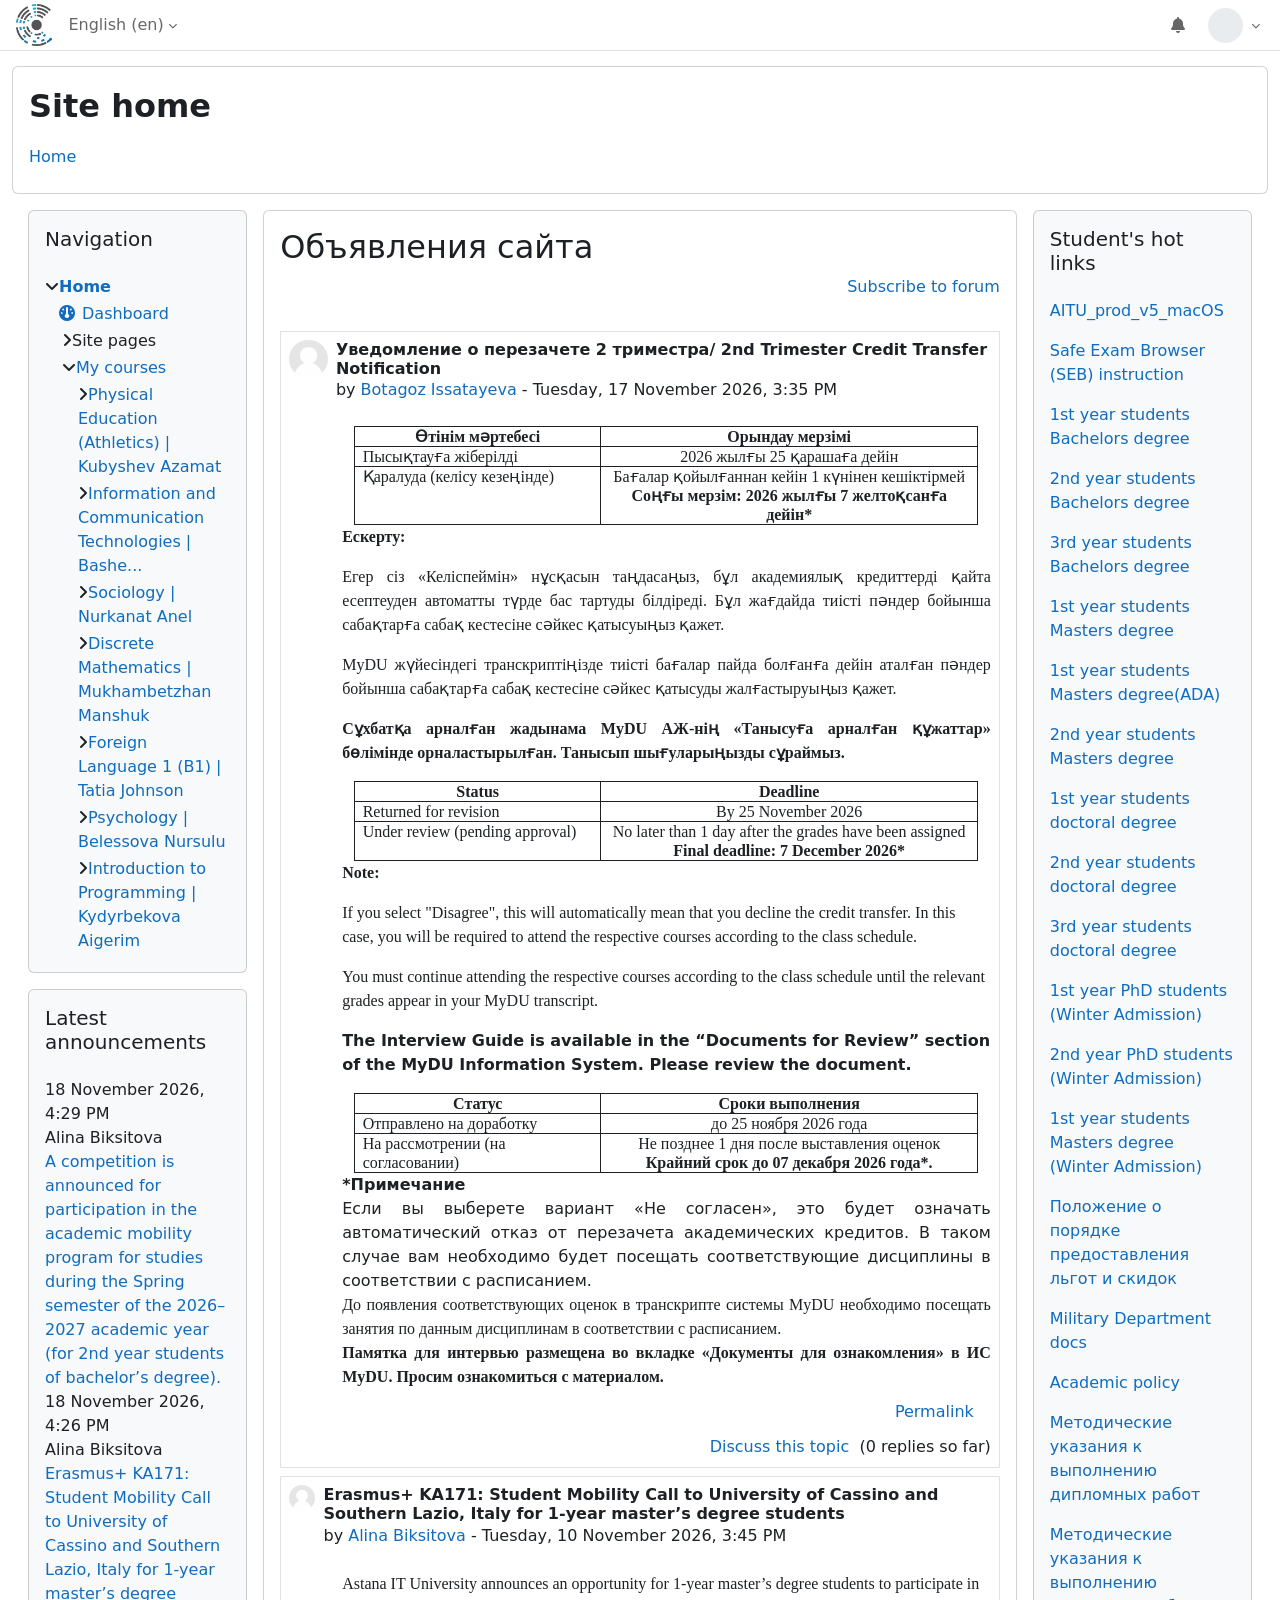
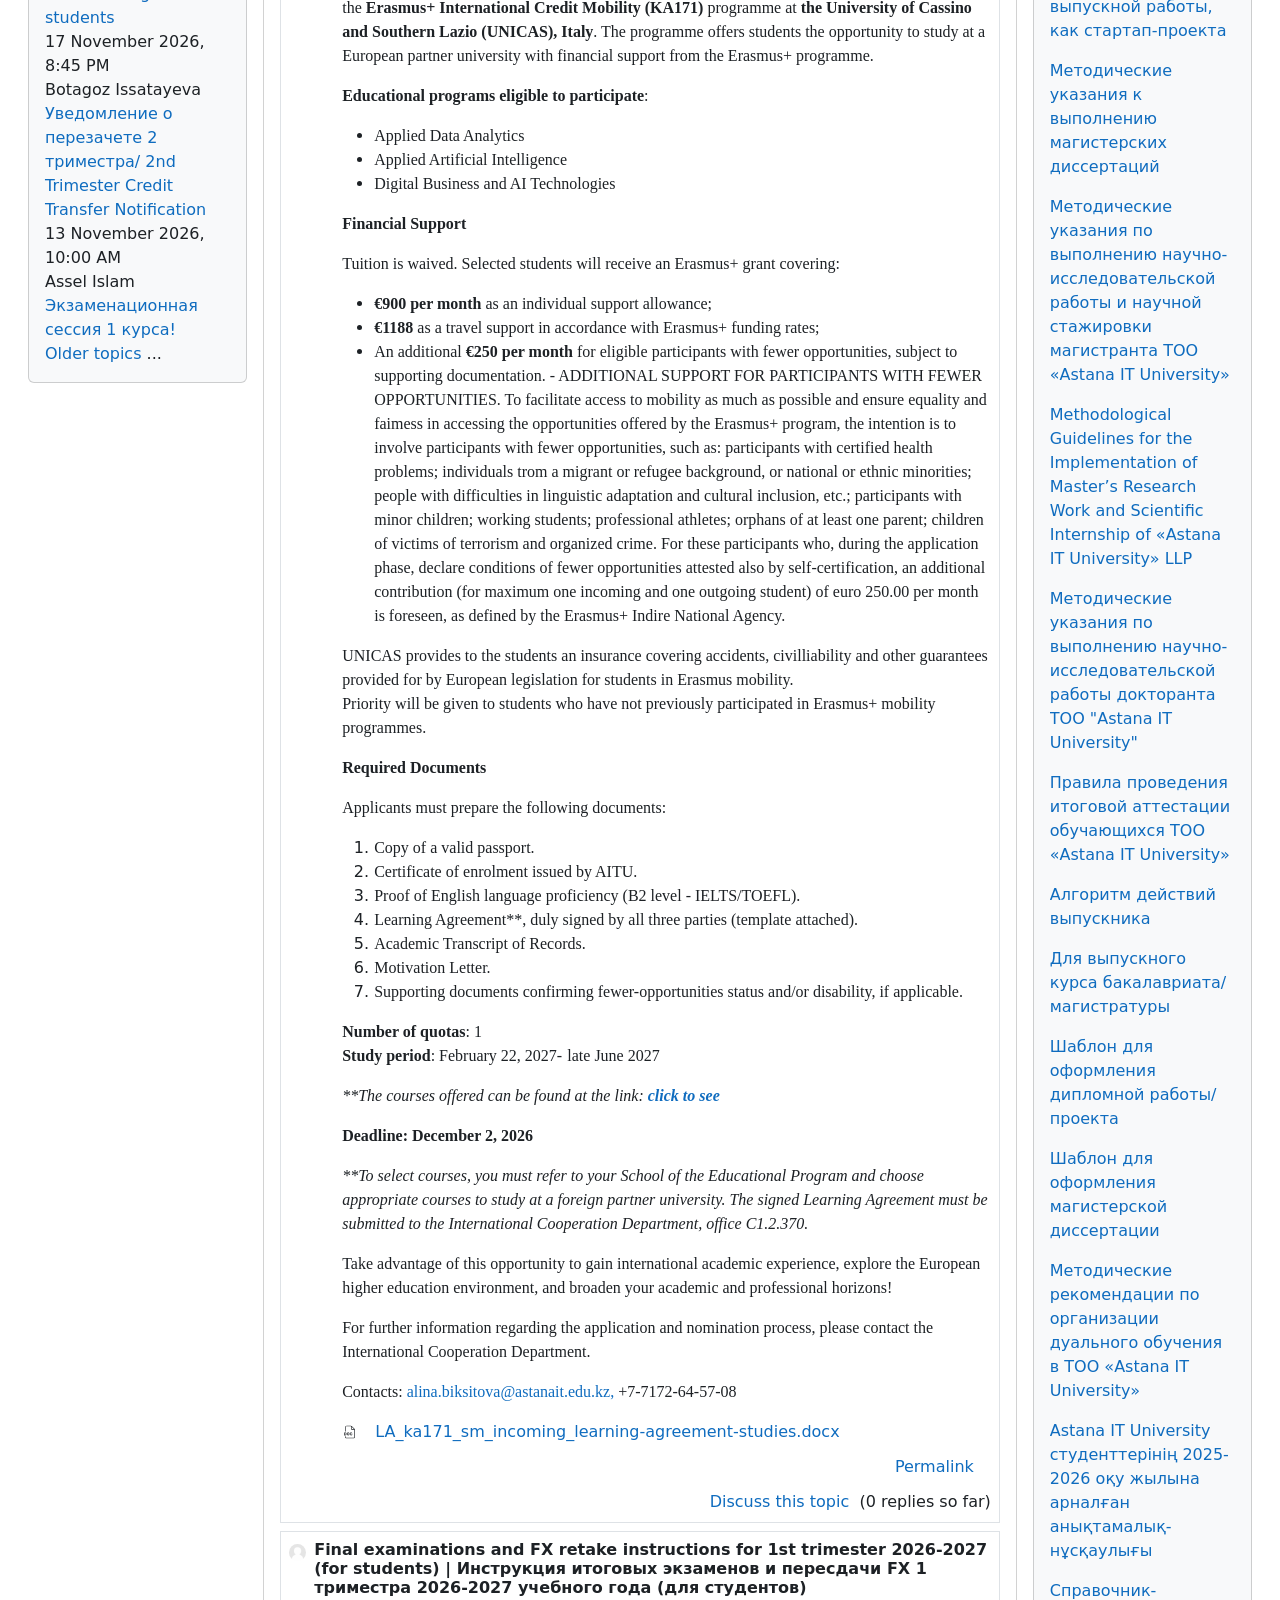
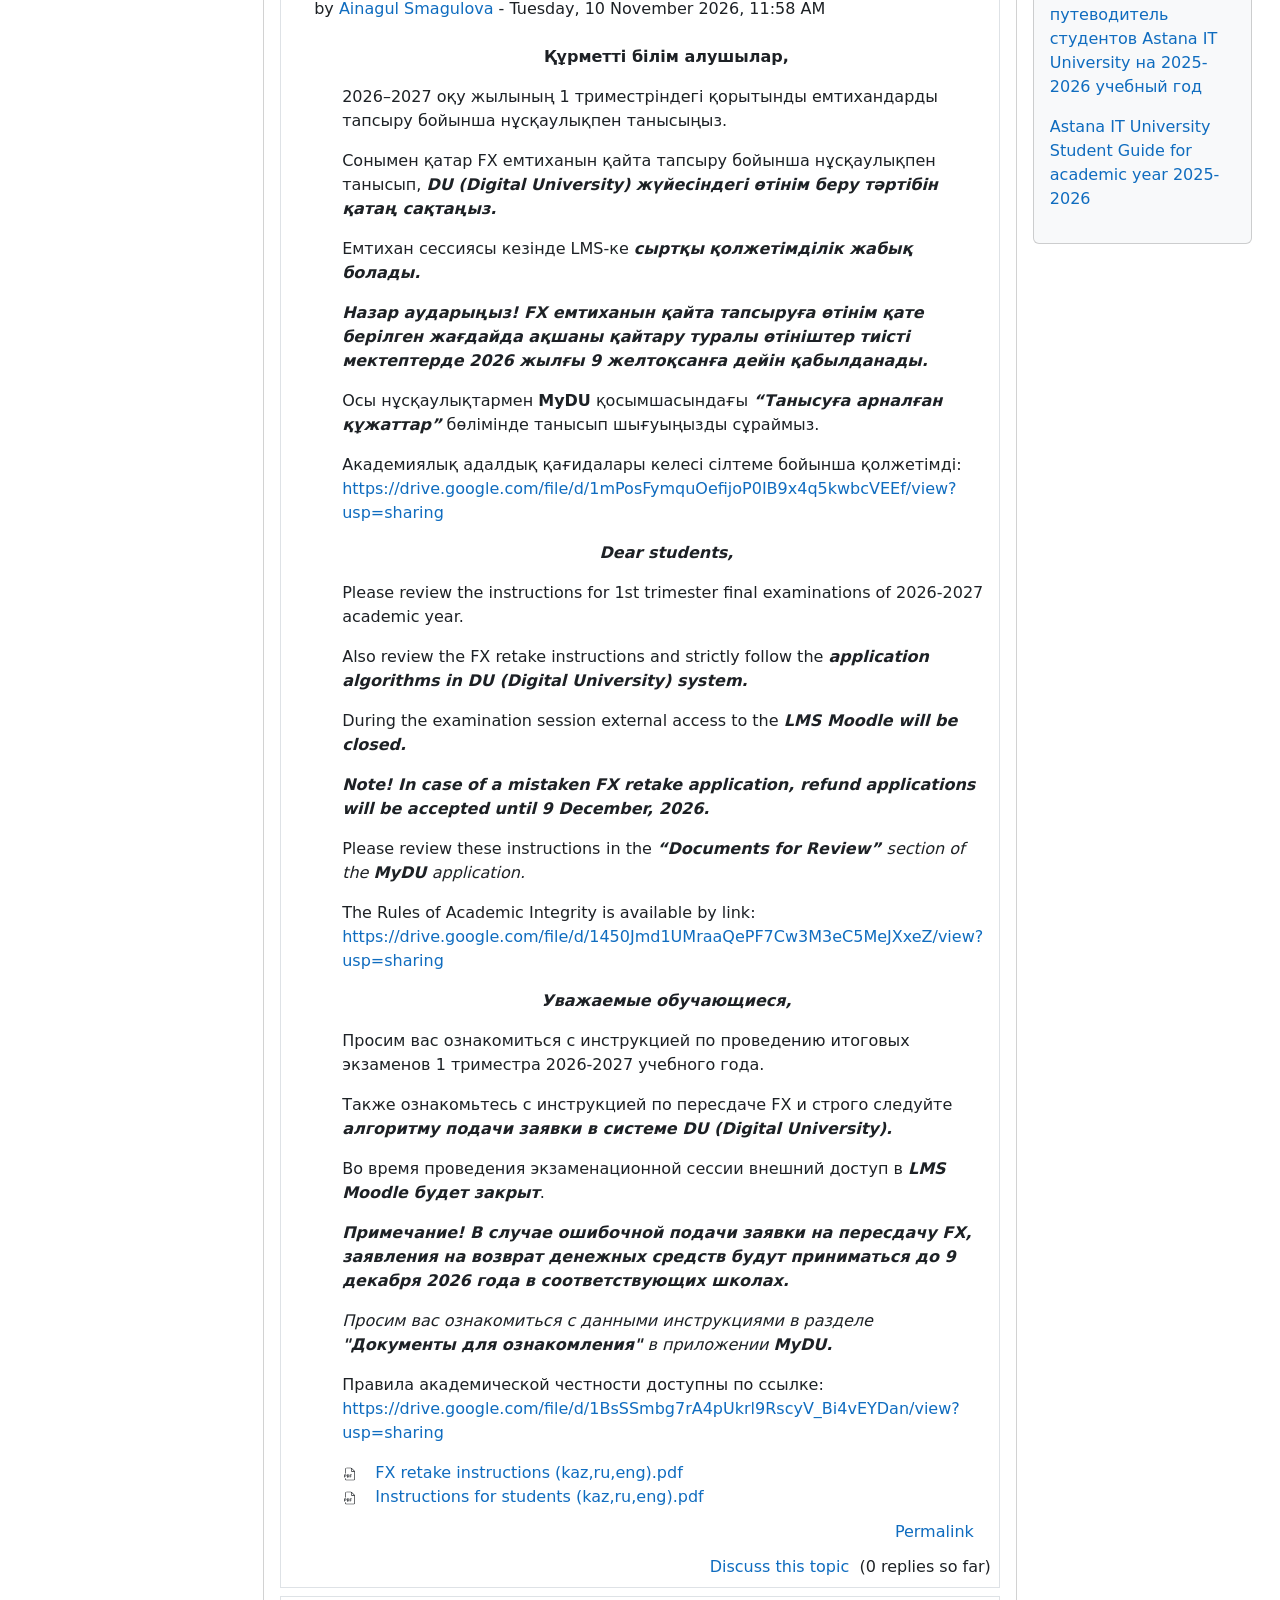
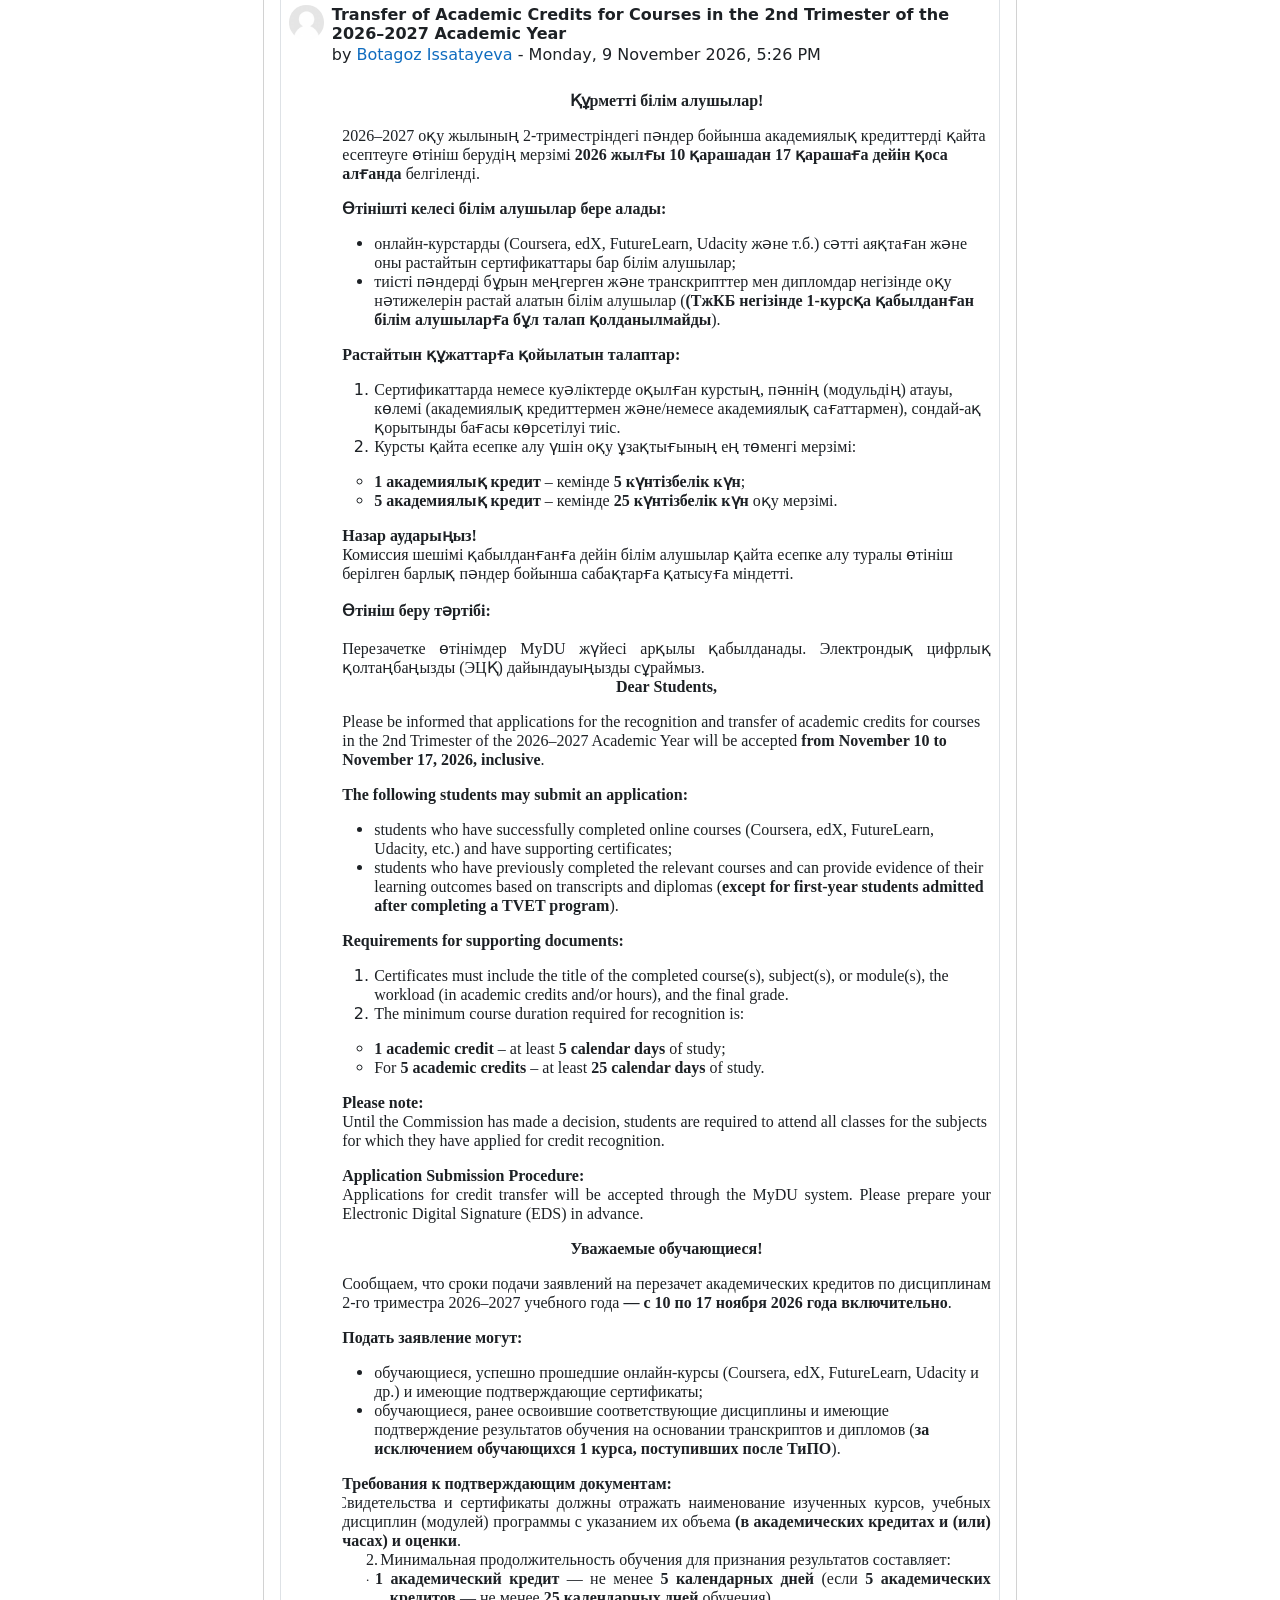
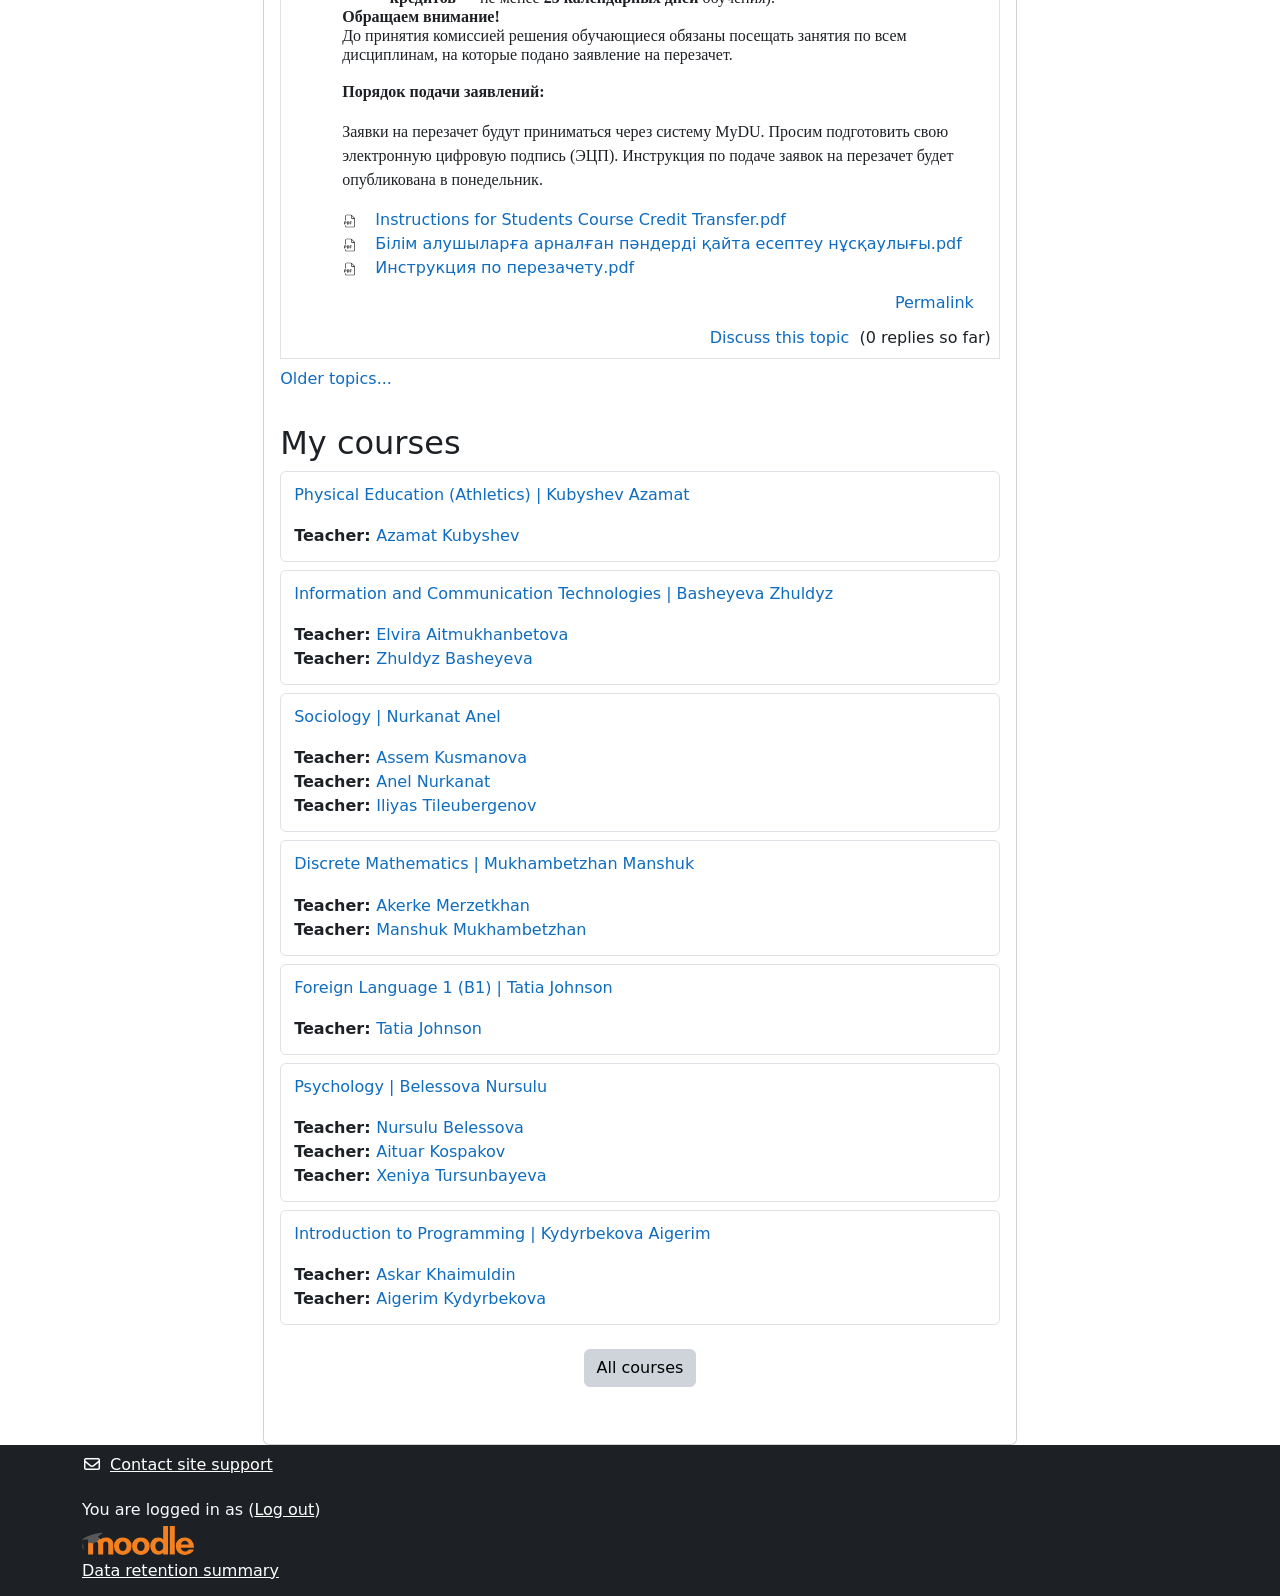
<file: index.html>
<!DOCTYPE html>

<html  dir="ltr" lang="en" xml:lang="en">
<head>
    <title>Home | frontpage</title>
    <link rel="shortcut icon" href="./assets/images/favicon.png" />
    <meta http-equiv="Content-Type" content="text/html; charset=utf-8" />
<meta name="keywords" content="moodle, Home | frontpage" />
<link rel="stylesheet" type="text/css" href="./assets/css/yui-moodlesimple-min.css" /><script id="firstthemesheet" type="text/css">/** Required in order to fix style inclusion problems in IE with YUI **/</script><link rel="stylesheet" type="text/css" href="./assets/css/styles.css" />
<script>
//<![CDATA[
var M = {}; M.yui = {};
M.pageloadstarttime = new Date();
M.cfg = {"wwwroot":".","apibase":"./api","homeurl":{},"sesskey":"TBIHNVHEH8","sessiontimeout":"1500","sessiontimeoutwarning":"1200","themerev":"1794592381","slasharguments":1,"theme":"classic","iconsystemmodule":"core\/icon_system_fontawesome","jsrev":"1794592381","admin":"admin","svgicons":true,"usertimezone":"Asia\/Almaty","language":"en","courseId":1,"courseContextId":2,"contextid":2,"contextInstanceId":1,"langrev":1795216581,"templaterev":"1794592381","siteId":1,"userId":19734,"deprecationignorelist":[],"traceId":null};var yui1ConfigFn = function(me) {if(/-skin|reset|fonts|grids|base/.test(me.name)){me.type='css';me.path=me.path.replace(/\.js/,'.css');me.path=me.path.replace(/\/yui2-skin/,'/assets/skins/sam/yui2-skin')}};
var yui2ConfigFn = function(me) {var parts=me.name.replace(/^moodle-/,'').split('-'),component=parts.shift(),module=parts[0],min='-min';if(/-(skin|core)$/.test(me.name)){parts.pop();me.type='css';min=''}
if(module){var filename=parts.join('-');me.path=component+'/'+module+'/'+filename+min+'.'+me.type}else{me.path=component+'/'+component+'.'+me.type}};
YUI_config = {"debug":false,"base":"https:\/\/lms.astanait.edu.kz\/lib\/yuilib\/3.18.1\/","comboBase":"https:\/\/lms.astanait.edu.kz\/theme\/yui_combo.php?","combine":true,"filter":null,"insertBefore":"firstthemesheet","groups":{"yui2":{"base":"https:\/\/lms.astanait.edu.kz\/lib\/yuilib\/2in3\/2.9.0\/build\/","comboBase":"https:\/\/lms.astanait.edu.kz\/theme\/yui_combo.php?","combine":true,"ext":false,"root":"2in3\/2.9.0\/build\/","patterns":{"yui2-":{"group":"yui2","configFn":yui1ConfigFn}}},"moodle":{"name":"moodle","base":"https:\/\/lms.astanait.edu.kz\/theme\/yui_combo.php?m\/1794592381\/","combine":true,"comboBase":"https:\/\/lms.astanait.edu.kz\/theme\/yui_combo.php?","ext":false,"root":"m\/1794592381\/","patterns":{"moodle-":{"group":"moodle","configFn":yui2ConfigFn}},"filter":null,"modules":{"moodle-core-chooserdialogue":{"requires":["base","panel","moodle-core-notification"]},"moodle-core-maintenancemodetimer":{"requires":["base","node"]},"moodle-core-lockscroll":{"requires":["plugin","base-build"]},"moodle-core-blocks":{"requires":["base","node","io","dom","dd","dd-scroll","moodle-core-dragdrop","moodle-core-notification"]},"moodle-core-notification":{"requires":["moodle-core-notification-dialogue","moodle-core-notification-alert","moodle-core-notification-exception","moodle-core-notification-ajaxexception"]},"moodle-core-notification-dialogue":{"requires":["base","node","panel","escape","event-key","dd-plugin","moodle-core-widget-focusafterclose","moodle-core-lockscroll"]},"moodle-core-notification-alert":{"requires":["moodle-core-notification-dialogue"]},"moodle-core-notification-exception":{"requires":["moodle-core-notification-dialogue"]},"moodle-core-notification-ajaxexception":{"requires":["moodle-core-notification-dialogue"]},"moodle-core-actionmenu":{"requires":["base","event","node-event-simulate"]},"moodle-core-dragdrop":{"requires":["base","node","io","dom","dd","event-key","event-focus","moodle-core-notification"]},"moodle-core-event":{"requires":["event-custom"]},"moodle-core-handlebars":{"condition":{"trigger":"handlebars","when":"after"}},"moodle-core_availability-form":{"requires":["base","node","event","event-delegate","panel","moodle-core-notification-dialogue","json"]},"moodle-course-management":{"requires":["base","node","io-base","moodle-core-notification-exception","json-parse","dd-constrain","dd-proxy","dd-drop","dd-delegate","node-event-delegate"]},"moodle-course-categoryexpander":{"requires":["node","event-key"]},"moodle-course-dragdrop":{"requires":["base","node","io","dom","dd","dd-scroll","moodle-core-dragdrop","moodle-core-notification","moodle-course-coursebase","moodle-course-util"]},"moodle-course-util":{"requires":["node"],"use":["moodle-course-util-base"],"submodules":{"moodle-course-util-base":{},"moodle-course-util-section":{"requires":["node","moodle-course-util-base"]},"moodle-course-util-cm":{"requires":["node","moodle-course-util-base"]}}},"moodle-form-shortforms":{"requires":["node","base","selector-css3"]},"moodle-form-dateselector":{"requires":["base","node","overlay","calendar"]},"moodle-question-searchform":{"requires":["base","node"]},"moodle-availability_completion-form":{"requires":["base","node","event","moodle-core_availability-form"]},"moodle-availability_date-form":{"requires":["base","node","event","io","moodle-core_availability-form"]},"moodle-availability_grade-form":{"requires":["base","node","event","moodle-core_availability-form"]},"moodle-availability_group-form":{"requires":["base","node","event","moodle-core_availability-form"]},"moodle-availability_grouping-form":{"requires":["base","node","event","moodle-core_availability-form"]},"moodle-availability_profile-form":{"requires":["base","node","event","moodle-core_availability-form"]},"moodle-mod_assign-history":{"requires":["node","transition"]},"moodle-mod_attendance-groupfilter":{"requires":["base","node"]},"moodle-mod_quiz-questionchooser":{"requires":["moodle-core-chooserdialogue","moodle-mod_quiz-util","querystring-parse"]},"moodle-mod_quiz-toolboxes":{"requires":["base","node","event","event-key","io","moodle-mod_quiz-quizbase","moodle-mod_quiz-util-slot","moodle-core-notification-ajaxexception"]},"moodle-mod_quiz-modform":{"requires":["base","node","event"]},"moodle-mod_quiz-quizbase":{"requires":["base","node"]},"moodle-mod_quiz-dragdrop":{"requires":["base","node","io","dom","dd","dd-scroll","moodle-core-dragdrop","moodle-core-notification","moodle-mod_quiz-quizbase","moodle-mod_quiz-util-base","moodle-mod_quiz-util-page","moodle-mod_quiz-util-slot","moodle-course-util"]},"moodle-mod_quiz-util":{"requires":["node","moodle-core-actionmenu"],"use":["moodle-mod_quiz-util-base"],"submodules":{"moodle-mod_quiz-util-base":{},"moodle-mod_quiz-util-slot":{"requires":["node","moodle-mod_quiz-util-base"]},"moodle-mod_quiz-util-page":{"requires":["node","moodle-mod_quiz-util-base"]}}},"moodle-mod_quiz-autosave":{"requires":["base","node","event","event-valuechange","node-event-delegate","io-form","datatype-date-format"]},"moodle-message_airnotifier-toolboxes":{"requires":["base","node","io"]},"moodle-report_eventlist-eventfilter":{"requires":["base","event","node","node-event-delegate","datatable","autocomplete","autocomplete-filters"]},"moodle-report_loglive-fetchlogs":{"requires":["base","event","node","io","node-event-delegate"]},"moodle-gradereport_history-userselector":{"requires":["escape","event-delegate","event-key","handlebars","io-base","json-parse","moodle-core-notification-dialogue"]},"moodle-qbank_editquestion-chooser":{"requires":["moodle-core-chooserdialogue"]},"moodle-tool_lp-dragdrop-reorder":{"requires":["moodle-core-dragdrop"]},"moodle-assignfeedback_editpdf-editor":{"requires":["base","event","node","io","graphics","json","event-move","event-resize","transition","querystring-stringify-simple","moodle-core-notification-dialog","moodle-core-notification-alert","moodle-core-notification-warning","moodle-core-notification-exception","moodle-core-notification-ajaxexception"]}}},"gallery":{"name":"gallery","base":"https:\/\/lms.astanait.edu.kz\/lib\/yuilib\/gallery\/","combine":true,"comboBase":"https:\/\/lms.astanait.edu.kz\/theme\/yui_combo.php?","ext":false,"root":"gallery\/1794592381\/","patterns":{"gallery-":{"group":"gallery"}}}},"modules":{"core_filepicker":{"name":"core_filepicker","fullpath":"https:\/\/lms.astanait.edu.kz\/lib\/javascript.php\/1794592381\/repository\/filepicker.js","requires":["base","node","node-event-simulate","json","async-queue","io-base","io-upload-iframe","io-form","yui2-treeview","panel","cookie","datatable","datatable-sort","resize-plugin","dd-plugin","escape","moodle-core_filepicker","moodle-core-notification-dialogue"]},"core_comment":{"name":"core_comment","fullpath":"https:\/\/lms.astanait.edu.kz\/lib\/javascript.php\/1794592381\/comment\/comment.js","requires":["base","io-base","node","json","yui2-animation","overlay","escape"]}},"logInclude":[],"logExclude":[],"logLevel":null};
M.yui.loader = {modules: {}};

//]]>
</script>
<script type="importmap">{
    "imports": {
        "@moodle/lms/core/profiler": "./assets/js/esm/core/profiler.js",
        "@moodle/lms/core/mount": "./assets/js/esm/core/mount.js",
        "@moodle/lms/core/react_autoinit": "./assets/js/esm/core/react_autoinit.js",
        "@moodle/lms/": "./assets/js/esm/",
        "@moodlehq/design-system": "./assets/js/esm/@moodlehq/design-system.js",
        "react": "./assets/js/esm/react.js",
        "react-dom": "./assets/js/esm/react-dom.js",
        "react-dom/client": "./assets/js/esm/react-dom-client.js"
    }
}</script><link rel="modulepreload" href="./assets/js/esm/@moodlehq/design-system.js" /><link rel="modulepreload" href="./assets/js/esm/react.js" /><link rel="modulepreload" href="./assets/js/esm/react-dom.js" />
<script src="./assets/js/inject.js"></script><meta http-equiv="Content-Security-Policy" content="default-src 'self' 'unsafe-inline' 'unsafe-eval' data: blob:;">
    <meta name="viewport" content="width=device-width, initial-scale=1.0">
</head>
<body  id="page-site-index" class="limitedwidth format-site course path-site gecko dir-ltr lang-en yui-skin-sam yui3-skin-sam lms-astanait-edu-kz pagelayout-frontpage course-1 context-2 theme ">

<div id="page-wrapper" class="d-print-block">

    <div>
    <a class="visually-hidden-focusable" href="#maincontent">Skip to main content</a>
</div><script src="./assets/js/polyfill.js"></script>
<script src="./assets/js/yui-moodlesimple-min.js"></script><script src="./assets/js/javascript-static.js"></script>
<script type="module">import "@moodle/lms/core/react_autoinit";</script><script>
//<![CDATA[
document.body.className += ' jsenabled';
//]]>
</script>



    <nav class="fixed-top navbar navbar-bootswatch navbar-expand moodle-has-zindex">
        <div class="container-fluid">
            <a href="./index.html" class="navbar-brand d-flex align-items-center m-1 p-0 aabtn">
                    <img src="./assets/images/logo.png" class="logo me-1" alt="frontpage">
            </a>
    
            <ul class="navbar-nav d-none d-md-flex">
                <!-- custom_menu -->
                <li class="dropdown nav-item">
    <a class="dropdown-toggle nav-link" id="drop-down-6b05b49b20c8e6b05b49b1ac8d14" data-bs-toggle="dropdown" aria-haspopup="true" aria-expanded="false" href="#" title="Language" aria-controls="drop-down-menu-6b05b49b20c8e6b05b49b1ac8d14">
        English ‎(en)‎
    </a>
    <div class="dropdown-menu" role="menu" id="drop-down-menu-6b05b49b20c8e6b05b49b1ac8d14" aria-labelledby="drop-down-6b05b49b20c8e6b05b49b1ac8d14">
                <a class="dropdown-item" role="menuitem" href="https://lms.astanait.edu.kz/?lang=en"  >English ‎(en)‎</a>
                <a class="dropdown-item" role="menuitem" href="https://lms.astanait.edu.kz/?lang=ru"  lang="ru" >Русский ‎(ru)‎</a>
    </div>
</li>
                <!-- page_heading_menu -->
                
            </ul>
            <div id="usernavigation" class="navbar-nav my-1 ms-auto">
                <div class="divider border-start h-50 align-self-center mx-1"></div>
                
                <div class="popover-region collapsed popover-region-notifications"
    id="nav-notification-popover-container" data-userid="19734"
    data-region="popover-region">
    <div class="popover-region-toggle nav-link icon-no-margin"
        data-region="popover-region-toggle"
        aria-controls="popover-region-container-6b05b49b213e76b05b49b1ac8d15"
        aria-haspopup="true"
        aria-expanded="false"
        aria-label=" Show notification window with no new notifications   "
        title=" Show notification window with no new notifications   "
        tabindex="0"
        role="button">
                <i class="icon fa fa-bell fa-fw " aria-hidden="true" ></i>
        <div
            class="count-container hidden"
            data-region="count-container"
            aria-hidden=true
        >
            0
        </div>

    </div>
    <div         aria-modal="true"
        tabindex="-1"

        id="popover-region-container-6b05b49b213e76b05b49b1ac8d15"
        class="popover-region-container"
        data-region="popover-region-container"
        aria-hidden="true"
        aria-label="Notification window"
        role="dialog">
        <div class="popover-region-header-container">
            <h3 class="popover-region-header-text" data-region="popover-region-header-text">Notifications</h3>
            <div class="popover-region-header-actions" data-region="popover-region-header-actions">        <a class="mark-all-read-button btn btn-sm btn-link m-0 py-0 icon-no-margin"
           href="#"
           title="Mark all as read"
           data-action="mark-all-read"
           role="button"
           aria-label="Mark all as read">
            <span class="normal-icon"><i class="icon fa fa-check fa-fw " aria-hidden="true" ></i></span>
            <span class="loading-icon icon-no-margin ">
                <i class="icon fa fa-spinner fa-spin fa-fw "  title="Loading" role="img" aria-label="Loading"></i>
            </span>
            <span aria-live="polite" class="visually-hidden" data-region="notification-read-feedback"></span>
        </a>
            <a href="https://lms.astanait.edu.kz/message/notificationpreferences.php"
               title="Notification preferences"
               aria-label="Notification preferences"
               class="btn btn-sm btn-link m-0 py-0 icon-no-margin" >
                <i class="icon fa fa-gear fa-fw " aria-hidden="true" ></i></a>
        <button type="button" class="btn btn-sm btn-link m-0 py-0 icon-no-margin" aria-label="Close" title="Close" data-action="close-notification-popover">
            <i class="icon fa fa-xmark fa-fw " aria-hidden="true" ></i>
        </button>
</div>
        </div>
        <div class="popover-region-content-container" data-region="popover-region-content-container">
            <div class="popover-region-content" data-region="popover-region-content">
                        <div class="all-notifications"
            data-region="all-notifications"
            role="log"
            aria-busy="false"
            aria-atomic="false"
            aria-relevant="additions"></div>
        <div class="empty-message" tabindex="0" data-region="empty-message">You have no notifications</div>

            </div>
            <span class="loading-icon icon-no-margin ">
                <i class="icon fa fa-spinner fa-spin fa-fw "  title="Loading" role="img" aria-label="Loading"></i>
            </span>
        </div>
                <a class="see-all-link"
                    href="https://lms.astanait.edu.kz/message/output/popup/notifications.php">
                    <div class="popover-region-footer-container">
                        <div class="popover-region-seeall-text">See all</div>
                    </div>
                </a>
    </div>
</div>
                <div class="d-flex align-items-stretch usermenu-container" data-region="usermenu">
                    <div class="usermenu"><div class="action-menu moodle-actionmenu nowrap-items" id="action-menu-0" data-enhance="moodle-core-actionmenu">

        <div class="menubar d-flex " id="action-menu-0-menubar">

            


                <div class="action-menu-trigger">
                    <div class="dropdown">
                        <a
                            href="#"
                            tabindex="0"
                            class="nav-link dropdown-toggle icon-no-margin"
                            id="action-menu-toggle-0"
                            aria-label="User menu"
                            data-toggle="action-menu"
                            role="button"
                            aria-haspopup="true"
                            aria-expanded="false"
                            aria-controls="action-menu-0-menu"
                        >
                            
                            <span class="userbutton"><span class="usertext me-1"></span><span class="avatars"><span class="avatar current"><span class="userinitials size-35" title="" aria-label="" role="img"></span></span></span></span>
                                
                            <b class="caret"></b>
                        </a>
                            <div class="dropdown-menu menu dropdown-menu-end" id="action-menu-0-menu" data-rel="menu-content" aria-labelledby="action-menu-toggle-0" role="menu">
                                                                <a href="https://lms.astanait.edu.kz/user/profile.php" class="dropdown-item menu-action" role="menuitem" data-title="profile,moodle" tabindex="-1" >
                                <span class="menu-action-text">Profile</span>
                        </a>
                    <div class="dropdown-divider" role="presentation"><span class="filler">&nbsp;</span></div>
                                                                <a href="./grades.html" class="dropdown-item menu-action" role="menuitem" data-title="grades,grades" tabindex="-1" id="menu-grades-link">
                                <span class="menu-action-text">Grades</span>
                        </a>
                                                                <a href="https://lms.astanait.edu.kz/calendar/view.php?view=month" class="dropdown-item menu-action" role="menuitem" data-title="calendar,core_calendar" tabindex="-1" >
                                <span class="menu-action-text">Calendar</span>
                        </a>
                                                                <a href="https://lms.astanait.edu.kz/user/files.php" class="dropdown-item menu-action" role="menuitem" data-title="privatefiles,moodle" tabindex="-1" >
                                <span class="menu-action-text">Private files</span>
                        </a>
                                                                <a href="javascript:void(0)" onclick="openLmsSettingsModal()" class="dropdown-item menu-action" role="menuitem" data-title="reports,core_reportbuilder" tabindex="-1" id="menu-reports-link">
                                <span class="menu-action-text">Reports</span>
                        </a>
                    <div class="dropdown-divider" role="presentation"><span class="filler">&nbsp;</span></div>
                                                                <a href="https://lms.astanait.edu.kz/user/preferences.php" class="dropdown-item menu-action" role="menuitem" data-title="preferences,moodle" tabindex="-1" >
                                <span class="menu-action-text">Preferences</span>
                        </a>
                    <div class="dropdown-divider" role="presentation"><span class="filler">&nbsp;</span></div>
                                                                <a href="./index.html" class="dropdown-item menu-action" role="menuitem" data-title="logout,moodle" tabindex="-1" >
                                <span class="menu-action-text">Log out</span>
                        </a>
                            </div>
                    </div>
                </div>

        </div>

</div></div>
                </div>
            </div>
        </div>
    </nav>

    <div id="page" class="container-fluid d-print-block">
        <header id="page-header" class="row" data-for="page-heading">
    <div class="col-12 pt-3 pb-3">
        <div class="card ">
            <div class="card-body ">
                <div class="d-flex align-items-center">
                    <div class="me-auto">
                    <div class="page-context-header d-flex flex-wrap align-items-center mb-2">
    <div class="page-header-headings">
        <h1 class="h2 mb-0">Site home</h1>
    </div>
</div>
                    </div>
                    <div class="header-actions-container flex-shrink-0" data-region="header-actions-container">
                    </div>
                </div>
                <div class="d-flex flex-wrap">
                    <div id="page-navbar">
                        <nav aria-label="Breadcrumb">
    <ol class="breadcrumb">
                <li class="breadcrumb-item">
                    <a href="./index.html"
                        aria-current="page"
                        
                        
                    >
                        Home
                    </a>
                </li>
        </ol>
</nav>
                    </div>
                    <div class="ms-auto d-flex">
                        
                    </div>
                    <div id="course-header">
                        
                    </div>
                </div>
            </div>
        </div>
        <div class="header-extras-container ms-auto" data-region="header-extras-container">
        </div>
    </div>
</header>

        <div id="page-content" class="d-flex flex-wrap  blocks-pre   blocks-post  d-print-block">
            <div id="region-main-box" class="region-main">
                <div id="region-main" class="region-main-content">
                    <span class="notifications" id="user-notifications"></span>
                    <div role="main"><span id="maincontent" tabindex="-1"></span><a class="skip-block skip aabtn" href="#skipsitenews">Skip объявления сайта</a><div id="site-news-forum"><h2>Объявления сайта</h2><div class="subscribelink text-end"><a href="https://lms.astanait.edu.kz/mod/forum/subscribe.php?id=1&amp;sesskey=TBIHNVHEH8">Subscribe to forum</a></div><div id="discussion-list-6b05b49b2e3606b05b49b1ac8d26" data-contextid="79" data-cmid="1" data-name="Объявления сайта" data-group="" data-grading-component="" data-grading-component-subtype="" data-gradable-itemtype="forum" data-initialuserid="8550" >


    


    <div class="py-3">
    </div>

           <article
    id="p20453"
    class="forum-post-container mb-2"
    data-post-id="20453"
    data-region="post"
    data-target="20453-target"
    tabindex="0"
    aria-labelledby="post-header-20453-6b05b49b2e3606b05b49b1ac8d26"
    aria-describedby="post-content-20453"
>
    <div
        class="d-flex border p-2 mb-2 forumpost focus-target  "
        aria-label="Уведомление о перезачете 2 триместра/ 2nd Trimester Credit Transfer Notification by Botagoz Issatayeva"
        data-post-id="20453" data-content="forum-post"
    >
        

        <div class="d-flex flex-column w-100"  data-region-content="forum-post-core">
            <header id="post-header-20453-6b05b49b2e3606b05b49b1ac8d26" class="mb-2 header d-flex">
                        <div class="me-2" style="width: 45px;">
                                <img
                                    class="rounded-circle w-100"
                                    src="./assets/images/f1.png"
                                    alt="Picture of Botagoz Issatayeva"
                                    aria-hidden="true"
                                    title="Picture of Botagoz Issatayeva"
                                >
                        </div>
                <div class="d-flex flex-column">
                        <h3 class="h6 fw-bold mb-0" data-region-content="forum-post-core-subject" data-reply-subject="Уведомление о перезачете 2 триместра/ 2nd Trimester Credit Transfer Notification" >Уведомление о перезачете 2 триместра/ 2nd Trimester Credit Transfer Notification</h3>
                        <div class="mb-3" tabindex="-1">
                            by <a href="https://lms.astanait.edu.kz/user/view.php?id=8550&course=1">Botagoz Issatayeva</a> - <time datetime="2026-11-17T15:35:16+05:00">Tuesday, 17 November 2026, 3:35 PM</time>
                        </div>
                </div>
            </header>

            <div class="d-flex body-content-container">
                        <div class="me-2 author-groups-container" style="width: 45px; flex-shrink: 0">
                        </div>

                <div class="no-overflow w-100 content-alignment-container">
                    <div id="post-content-20453" class="post-content-container">
                        <div align="center">
<table class="MsoTableGrid" style="border-collapse:collapse;border:none;" border="1" cellspacing="0" cellpadding="0">
<tbody>
<tr>
<td style="width:184.05pt;border:solid 1pt;padding:0cm 5.4pt 0cm 5.4pt;" valign="top" width="245">
<p class="MsoNormal" align="center" style="margin-bottom:0cm;text-align:center;line-height:normal;"><strong><span lang="kz" style="font-family:'Times New Roman', serif;" xml:lang="kz">Өтінім мәртебесі</span></strong></p>
</td>
<td style="width:283.2pt;border:solid 1pt;border-left:none;padding:0cm 5.4pt 0cm 5.4pt;" valign="top" width="378">
<p class="MsoNormal" align="center" style="margin-bottom:0cm;text-align:center;line-height:normal;"><strong><span lang="kz" style="font-family:'Times New Roman', serif;" xml:lang="kz">Орындау мерзімі</span></strong></p>
</td>
</tr>
<tr>
<td style="width:184.05pt;border:solid 1pt;border-top:none;padding:0cm 5.4pt 0cm 5.4pt;" valign="top" width="245">
<p class="MsoNormal" style="margin-bottom:0cm;line-height:normal;"><span lang="kz" style="font-family:'Times New Roman', serif;" xml:lang="kz">Пысықтауға жіберілді</span></p>
</td>
<td style="width:283.2pt;border-top:none;border-left:none;border-bottom:solid 1pt;border-right:solid 1pt;padding:0cm 5.4pt 0cm 5.4pt;" valign="top" width="378">
<p class="MsoNormal" align="center" style="margin-bottom:0cm;text-align:center;line-height:normal;"><span lang="kz" style="font-family:'Times New Roman', serif;" xml:lang="kz"> </span></p>
<p class="MsoNormal" align="center" style="margin-bottom:0cm;text-align:center;line-height:normal;"><span lang="kz" style="font-family:'Times New Roman', serif;" xml:lang="kz">2026 жылғы 25 қарашаға дейін</span></p>
</td>
</tr>
<tr>
<td style="width:184.05pt;border:solid 1pt;border-top:none;padding:0cm 5.4pt 0cm 5.4pt;" valign="top" width="245">
<p class="MsoNormal" style="margin-bottom:0cm;line-height:normal;"><span lang="kz" style="font-family:'Times New Roman', serif;" xml:lang="kz">Қаралуда (келісу кезеңінде)</span></p>
</td>
<td style="width:283.2pt;border-top:none;border-left:none;border-bottom:solid 1pt;border-right:solid 1pt;padding:0cm 5.4pt 0cm 5.4pt;" valign="top" width="378">
<p class="MsoNormal" align="center" style="margin-bottom:0cm;text-align:center;line-height:normal;"><span lang="kz" style="font-family:'Times New Roman', serif;" xml:lang="kz"> </span></p>
<p class="MsoNormal" align="center" style="margin-bottom:0cm;text-align:center;line-height:normal;"><span lang="kz" style="font-family:'Times New Roman', serif;" xml:lang="kz"> </span></p>
<p class="MsoNormal" align="center" style="margin-bottom:0cm;text-align:center;line-height:normal;"><span lang="kz" style="font-family:'Times New Roman', serif;" xml:lang="kz">Бағалар қойылғаннан кейін 1 күнінен кешіктірмей</span></p>
<p class="MsoNormal" align="center" style="margin-bottom:0cm;text-align:center;line-height:normal;"><strong><span lang="kz" style="font-family:'Times New Roman', serif;" xml:lang="kz">Соңғы мерзім: 2026 жылғы 7 желтоқсанға дейін*</span></strong></p>
</td>
</tr>
</tbody>
</table>
</div>
<p class="MsoNormal" style="text-align:justify;"><strong><span style="font-family:'Times New Roman', serif;">Ескерту:</span></strong></p>
<p class="MsoNormal" style="text-align:justify;"><span style="font-family:'Times New Roman', serif;">Егер сіз «Келіспеймін» нұсқасын таңдасаңыз, бұл академиялық кредиттерді қайта есептеуден автоматты түрде бас тартуды білдіреді. Бұл жағдайда тиісті пәндер бойынша сабақтарға сабақ кестесіне сәйкес қатысуыңыз қажет.</span></p>
<p class="MsoNormal" style="text-align:justify;"><span style="font-family:'Times New Roman', serif;">MyDU жүйесіндегі транскриптіңізде тиісті бағалар пайда болғанға дейін аталған пәндер бойынша сабақтарға сабақ кестесіне сәйкес қатысуды жалғастыруыңыз қажет.</span></p>
<p class="MsoNormal" style="text-align:justify;"><strong><span style="font-family:'Times New Roman', serif;">Сұхбатқа арналған жадынама MyDU АЖ-нің «Танысуға арналған құжаттар» бөлімінде орналастырылған. Танысып шығуларыңызды сұраймыз.</span></strong></p>
<p class="MsoNormal" style="text-align:justify;"></p>
<div align="center">
<table class="MsoTableGrid" style="border-collapse:collapse;border:none;" border="1" cellspacing="0" cellpadding="0">
<tbody>
<tr>
<td style="width:184.05pt;border:solid 1pt;padding:0cm 5.4pt 0cm 5.4pt;" valign="top" width="245">
<p class="MsoNormal" align="center" style="margin-bottom:0cm;text-align:center;line-height:normal;"><strong><span lang="kz" style="font-family:'Times New Roman', serif;" xml:lang="kz">Status</span></strong></p>
</td>
<td style="width:283.2pt;border:solid 1pt;border-left:none;padding:0cm 5.4pt 0cm 5.4pt;" valign="top" width="378">
<p class="MsoNormal" align="center" style="margin-bottom:0cm;text-align:center;line-height:normal;"><strong><span lang="kz" style="font-family:'Times New Roman', serif;" xml:lang="kz">Deadline</span></strong></p>
</td>
</tr>
<tr>
<td style="width:184.05pt;border:solid 1pt;border-top:none;padding:0cm 5.4pt 0cm 5.4pt;" valign="top" width="245">
<p class="MsoNormal" style="margin-bottom:0cm;line-height:normal;"><span lang="kz" style="font-family:'Times New Roman', serif;" xml:lang="kz">Returned for revision</span></p>
</td>
<td style="width:283.2pt;border-top:none;border-left:none;border-bottom:solid 1pt;border-right:solid 1pt;padding:0cm 5.4pt 0cm 5.4pt;" valign="top" width="378">
<p class="MsoNormal" align="center" style="margin-bottom:0cm;text-align:center;line-height:normal;"><span lang="kz" style="font-family:'Times New Roman', serif;" xml:lang="kz"> </span></p>
<p class="MsoNormal" align="center" style="margin-bottom:0cm;text-align:center;line-height:normal;"><span lang="kz" style="font-family:'Times New Roman', serif;" xml:lang="kz">By 25 November 2026</span></p>
</td>
</tr>
<tr>
<td style="width:184.05pt;border:solid 1pt;border-top:none;padding:0cm 5.4pt 0cm 5.4pt;" valign="top" width="245">
<p class="MsoNormal" style="margin-bottom:0cm;line-height:normal;"><span lang="kz" style="font-family:'Times New Roman', serif;" xml:lang="kz">Under review (pending approval)</span></p>
</td>
<td style="width:283.2pt;border-top:none;border-left:none;border-bottom:solid 1pt;border-right:solid 1pt;padding:0cm 5.4pt 0cm 5.4pt;" valign="top" width="378">
<p class="MsoNormal" align="center" style="margin-bottom:0cm;text-align:center;line-height:normal;"><span lang="kz" style="font-family:'Times New Roman', serif;" xml:lang="kz"> </span></p>
<p class="MsoNormal" align="center" style="margin-bottom:0cm;text-align:center;line-height:normal;"><span lang="kz" style="font-family:'Times New Roman', serif;" xml:lang="kz">No later than 1 day after the grades have been assigned</span></p>
<p class="MsoNormal" align="center" style="margin-bottom:0cm;text-align:center;line-height:normal;"><strong><span lang="en-us" style="font-family:'Times New Roman', serif;" xml:lang="en-us">Final deadline: 7 December 2026*</span></strong></p>
</td>
</tr>
</tbody>
</table>
<p class="MsoNormal" style="text-align:left;"><strong><span style="font-family:'Times New Roman', serif;">Note:</span></strong></p>
<p class="MsoNormal" style="text-align:left;"><span style="font-family:'Times New Roman', serif;">If you select "Disagree", this will automatically mean that you decline the credit transfer. In this case, you will be required to attend the respective courses according to the class schedule.</span></p>
<p class="MsoNormal" style="text-align:left;"><span style="font-family:'Times New Roman', serif;">You must continue attending the respective courses according to the class schedule until the relevant grades appear in your MyDU transcript.</span></p>
<p class="MsoNormal" style="text-align:left;"><strong>The Interview Guide is available in the “Documents for Review” section of the MyDU Information System. Please review the document.</strong></p>
<p class="MsoNormal" style="text-align:left;"></p>
<table class="MsoTableGrid" style="border-collapse:collapse;border:none;" border="1" cellspacing="0" cellpadding="0">
<tbody>
<tr>
<td style="width:184.05pt;border:solid 1pt;padding:0cm 5.4pt 0cm 5.4pt;" valign="top" width="245">
<p class="MsoNormal" align="center" style="margin-bottom:0cm;text-align:center;line-height:normal;"><strong><span lang="kz" style="font-family:'Times New Roman', serif;" xml:lang="kz">Статус</span></strong></p>
</td>
<td style="width:283.2pt;border:solid 1pt;border-left:none;padding:0cm 5.4pt 0cm 5.4pt;" valign="top" width="378">
<p class="MsoNormal" align="center" style="margin-bottom:0cm;text-align:center;line-height:normal;"><strong><span lang="kz" style="font-family:'Times New Roman', serif;" xml:lang="kz">Сроки выполнения</span></strong></p>
</td>
</tr>
<tr>
<td style="width:184.05pt;border:solid 1pt;border-top:none;padding:0cm 5.4pt 0cm 5.4pt;" valign="top" width="245">
<p class="MsoNormal" style="margin-bottom:0cm;line-height:normal;"><span lang="kz" style="font-family:'Times New Roman', serif;" xml:lang="kz">Отправлено на доработку </span></p>
</td>
<td style="width:283.2pt;border-top:none;border-left:none;border-bottom:solid 1pt;border-right:solid 1pt;padding:0cm 5.4pt 0cm 5.4pt;" valign="top" width="378">
<p class="MsoNormal" align="center" style="margin-bottom:0cm;text-align:center;line-height:normal;"><span lang="kz" style="font-family:'Times New Roman', serif;" xml:lang="kz">до 25 ноября 2026 года</span></p>
</td>
</tr>
<tr>
<td style="width:184.05pt;border:solid 1pt;border-top:none;padding:0cm 5.4pt 0cm 5.4pt;" valign="top" width="245">
<p class="MsoNormal" style="margin-bottom:0cm;line-height:normal;"><span lang="kz" style="font-family:'Times New Roman', serif;" xml:lang="kz">На рассмотрении (на согласовании)</span></p>
</td>
<td style="width:283.2pt;border-top:none;border-left:none;border-bottom:solid 1pt;border-right:solid 1pt;padding:0cm 5.4pt 0cm 5.4pt;" valign="top" width="378">
<p class="MsoNormal" align="center" style="margin-bottom:0cm;text-align:center;line-height:normal;"><span lang="kz" style="font-family:'Times New Roman', serif;" xml:lang="kz">Не позднее 1 дня после выставления оценок</span></p>
<p class="MsoNormal" align="center" style="margin-bottom:0cm;text-align:center;line-height:normal;"><strong><span lang="kz" style="font-family:'Times New Roman', serif;" xml:lang="kz">Крайний срок до 07 декабря 2026 года*.</span></strong></p>
</td>
</tr>
</tbody>
</table>
</div>
<p style="margin:0cm;text-align:justify;"><strong><span lang="ru" xml:lang="ru">*</span></strong><strong>Примечание</strong></p>
<p style="margin:0cm;text-align:justify;"><strong><span lang="ru" xml:lang="ru"> </span></strong></p>
<p style="margin:0cm;text-align:justify;">Если вы выберете вариант «Не согласен», это будет означать автоматический отказ от перезачета академических кредитов. В таком случае вам необходимо будет посещать соответствующие дисциплины в соответствии с расписанием.</p>
<p style="margin:0cm;text-align:justify;"> </p>
<p class="MsoNormal" style="margin-bottom:0cm;text-align:justify;"><span style="font-size:12pt;line-height:107%;font-family:'Times New Roman', serif;">До появления соответствующих оценок в транскрипте системы MyDU необходимо посещать занятия по данным дисциплинам в соответствии с расписанием.</span></p>
<p class="MsoNormal" style="margin-bottom:0cm;text-align:justify;"></p>
<p class="MsoNormal" style="margin-bottom:0cm;text-align:justify;"><strong><span style="font-size:12pt;line-height:107%;font-family:'Times New Roman', serif;">Памятка для интервью размещена во вкладке «Документы для ознакомления» в ИС MyDU. Просим ознакомиться с материалом.</span></strong></p>
                    </div>



                        


                            <div class="d-flex flex-wrap">
                                    <div
                                        class="post-actions d-flex align-self-end justify-content-end flex-wrap ms-auto p-1"
                                        data-region="post-actions-container"
                                        role="menubar"
                                        aria-label="Уведомление о перезачете 2 триместра/ 2nd Trimester Credit Transfer Notification by Botagoz Issatayeva"
                                        aria-controls="p20453"
                                    >
                                                <a
                                                    data-region="post-action"
                                                    href="https://lms.astanait.edu.kz/mod/forum/discuss.php?d=17608#p20453"
                                                    class="btn btn-link"
                                                    title="Permanent link to this post"
                                                    aria-label="Permanent link to this post"
                                                    role="menuitem"
                                                >
                                                    Permalink
                                                </a>
                                    </div>
                            </div>

                                           <div class="link text-end">
                       <a href="https://lms.astanait.edu.kz/mod/forum/discuss.php?d=17608"
                          aria-label="Discuss the topic: Уведомление о перезачете 2 триместра/ 2nd Trimester Credit Transfer Notification">
                           Discuss this topic
                       </a>&nbsp;(0 replies so far)
                   </div>

                </div>
            </div>
        </div>
    </div>

        <div data-region="replies-container">
        </div>
</article>
           <article
    id="p19856"
    class="forum-post-container mb-2"
    data-post-id="19856"
    data-region="post"
    data-target="19856-target"
    tabindex="0"
    aria-labelledby="post-header-19856-6b05b49b2e3606b05b49b1ac8d26"
    aria-describedby="post-content-19856"
>
    <div
        class="d-flex border p-2 mb-2 forumpost focus-target  "
        aria-label="Erasmus+ KA171: Student Mobility Call to University of Cassino and Southern Lazio, Italy for 1-year master’s degree students by Alina Biksitova"
        data-post-id="19856" data-content="forum-post"
    >
        

        <div class="d-flex flex-column w-100"  data-region-content="forum-post-core">
            <header id="post-header-19856-6b05b49b2e3606b05b49b1ac8d26" class="mb-2 header d-flex">
                        <div class="me-2" style="width: 45px;">
                                <img
                                    class="rounded-circle w-100"
                                    src="./assets/images/f1.png"
                                    alt="Picture of Alina Biksitova"
                                    aria-hidden="true"
                                    title="Picture of Alina Biksitova"
                                >
                        </div>
                <div class="d-flex flex-column">
                        <h3 class="h6 fw-bold mb-0" data-region-content="forum-post-core-subject" data-reply-subject="Erasmus+ KA171: Student Mobility Call to University of Cassino and Southern Lazio, Italy for 1-year master’s degree students" >Erasmus+ KA171: Student Mobility Call to University of Cassino and Southern Lazio, Italy for 1-year master’s degree students</h3>
                        <div class="mb-3" tabindex="-1">
                            by <a href="https://lms.astanait.edu.kz/user/view.php?id=11311&course=1">Alina Biksitova</a> - <time datetime="2026-11-10T15:45:48+05:00">Tuesday, 10 November 2026, 3:45 PM</time>
                        </div>
                </div>
            </header>

            <div class="d-flex body-content-container">
                        <div class="me-2 author-groups-container" style="width: 45px; flex-shrink: 0">
                        </div>

                <div class="no-overflow w-100 content-alignment-container">
                    <div id="post-content-19856" class="post-content-container">
                        <p class="MsoNormal"><span lang="ru-kz" style="font-family:'Times New Roman', serif;" xml:lang="ru-kz">Astana IT University announces an opportunity for 1-year master’s degree students to participate in the <strong>Erasmus+ International Credit Mobility (KA171)</strong> programme at <strong>the University of Cassino and Southern Lazio (UNICAS), Italy</strong>. </span><span lang="ru-kz" style="font-family:'Times New Roman', serif;" xml:lang="ru-kz">The programme offers students the opportunity to study at a European partner university with financial support from the Erasmus+ programme.</span></p>
<p class="MsoNormal"><span lang="ru-kz" style="font-family:'Times New Roman', serif;" xml:lang="ru-kz"><strong>Educational programs eligible to participate</strong>:</span></p>
<ul>
<li class="MsoNormal"><span lang="ru-kz" style="font-family:'Times New Roman', serif;" xml:lang="ru-kz">Applied Data Analytics</span></li>
<li class="MsoNormal"><span lang="ru-kz" style="font-family:'Times New Roman', serif;" xml:lang="ru-kz">Applied Artificial Intelligence</span></li>
<li class="MsoNormal"><span lang="ru-kz" style="font-family:'Times New Roman', serif;" xml:lang="ru-kz">Digital Business and AI Technologies</span></li>
</ul>
<p class="MsoNormal"><strong><span lang="ru-kz" style="font-family:'Times New Roman', serif;" xml:lang="ru-kz">Financial Support</span></strong></p>
<p class="MsoNormal"><span lang="ru-kz" style="font-family:'Times New Roman', serif;" xml:lang="ru-kz">Tuition is waived. Selected students will receive an Erasmus+ grant covering:</span></p>
<ul style="margin-top:0cm;" type="disc">
<li class="MsoNormal"><strong><span lang="ru-kz" style="font-family:'Times New Roman', serif;" xml:lang="ru-kz">€900 per month</span></strong><span lang="ru-kz" style="font-family:'Times New Roman', serif;" xml:lang="ru-kz"> as an individual support allowance;</span></li>
<li class="MsoNormal"><strong><span lang="ru-kz" style="font-family:'Times New Roman', serif;" xml:lang="ru-kz">€1188</span></strong><span lang="ru-kz" style="font-family:'Times New Roman', serif;" xml:lang="ru-kz"> as a<strong> </strong>travel support in accordance with Erasmus+ funding rates;</span></li>
<li class="MsoNormal"><span lang="ru-kz" style="font-family:'Times New Roman', serif;" xml:lang="ru-kz">An additional <strong>€250 per month</strong> for eligible participants with fewer opportunities, subject to supporting documentation. - ADDITIONAL SUPPORT FOR PARTICIPANTS WITH FEWER OPPORTUNITIES. To facilitate access to mobility as much as possible and ensure equality and faimess in accessing the opportunities offered by the Erasmus+ program, the intention is to involve participants with fewer opportunities, such as: participants with certified health problems; individuals trom a migrant or refugee background, or national or ethnic minorities; people with difficulties in linguistic adaptation and cultural inclusion, etc.; participants with minor children; working students; professional athletes; orphans of at least one parent; children of victims of terrorism and organized crime. For these participants who, during the application phase, declare conditions of fewer opportunities attested also by self-certification, an additional contribution (for maximum one incoming and one outgoing student) of euro 250.00 per month is foreseen, as defined by the Erasmus+ Indire National Agency.</span></li>
</ul>
<p class="MsoNormal"><span lang="ru-kz" style="font-family:'Times New Roman', serif;" xml:lang="ru-kz">UNICAS provides to the students an insurance covering accidents, civilliability and other guarantees provided for by European legislation for students in Erasmus mobility. <br /></span><span lang="ru-kz" style="font-family:'Times New Roman', serif;" xml:lang="ru-kz">Priority will be given to students who have not previously participated in Erasmus+ mobility programmes.</span></p>
<p class="MsoNormal"><strong><span lang="ru-kz" style="font-family:'Times New Roman', serif;" xml:lang="ru-kz">Required Documents</span></strong></p>
<p class="MsoNormal"><span lang="ru-kz" style="font-family:'Times New Roman', serif;" xml:lang="ru-kz">Applicants must prepare the following documents:</span></p>
<ol style="margin-top:0cm;" start="1" type="1">
<li class="MsoNormal"><span lang="ru-kz" style="font-family:'Times New Roman', serif;" xml:lang="ru-kz">Copy of a valid passport.</span></li>
<li class="MsoNormal"><span lang="ru-kz" style="font-family:'Times New Roman', serif;" xml:lang="ru-kz">Certificate of enrolment issued by AITU.</span></li>
<li class="MsoNormal"><span lang="ru-kz" style="font-family:'Times New Roman', serif;" xml:lang="ru-kz">Proof of English language proficiency (B2 level - IELTS/TOEFL)</span><span lang="ru-kz" style="font-family:'Times New Roman', serif;" xml:lang="ru-kz">.</span></li>
<li class="MsoNormal"><span lang="ru-kz" style="font-family:'Times New Roman', serif;" xml:lang="ru-kz">Learning Agreement**, duly signed by all three parties (template attached).</span></li>
<li class="MsoNormal"><span lang="ru-kz" style="font-family:'Times New Roman', serif;" xml:lang="ru-kz">Academic Transcript of Records.</span></li>
<li class="MsoNormal"><span lang="ru-kz" style="font-family:'Times New Roman', serif;" xml:lang="ru-kz">Motivation Letter.</span></li>
<li class="MsoNormal"><span lang="ru-kz" style="font-family:'Times New Roman', serif;" xml:lang="ru-kz">Supporting documents confirming fewer-opportunities status and/or disability, if applicable.</span></li>
</ol>
<p class="MsoNormal"><strong><span lang="ru-kz" style="font-family:'Times New Roman', serif;" xml:lang="ru-kz">Number of quotas</span></strong><span lang="ru-kz" style="font-family:'Times New Roman', serif;" xml:lang="ru-kz">: 1<br /><strong>Study period</strong>: February 22, 2027-</span> <span lang="ru-kz" style="font-family:'Times New Roman', serif;" xml:lang="ru-kz">late June 2027</span></p>
<p class="MsoNormal" style="margin-top:12pt;"><i><span lang="ru-kz" style="font-family:'Times New Roman', serif;" xml:lang="ru-kz">**The courses offered can be found at the link: </span></i><a href="https://unicas-public.gomp.it/PublicData?mode=findCatalog&amp;iso=eng"><span lang="ru-kz" xml:lang="ru-kz"><strong><i><span style="font-family:'Times New Roman', serif;">click to see</span></i></strong></span></a><i></i></p>
<p class="MsoNormal"><strong><span lang="ru-kz" style="font-family:'Times New Roman', serif;" xml:lang="ru-kz">Deadline: December 2</span></strong><strong><span lang="ru-kz" style="font-family:'Times New Roman', serif;" xml:lang="ru-kz">, 2026</span></strong></p>
<p class="MsoNormal"><span lang="ru-kz" style="font-family:'Times New Roman', serif;" xml:lang="ru-kz"><i>**To select courses, you must refer to your School of the Educational Program and choose appropriate courses to study at a foreign partner university. The signed Learning Agreement must be submitted to the International Cooperation Department, office C1.2.370.</i></span><span lang="ru-kz" style="font-family:'Times New Roman', serif;" xml:lang="ru-kz"><br /></span><i></i></p>
<p class="MsoNormal"><span lang="ru-kz" style="font-family:'Times New Roman', serif;" xml:lang="ru-kz">Take advantage of this opportunity to gain international academic experience, explore the European higher education environment, and broaden your academic and professional horizons!</span></p>
<p class="MsoNormal"><span lang="ru-kz" style="font-family:'Times New Roman', serif;" xml:lang="ru-kz">For further information regarding the application and nomination process, please contact the International Cooperation Department.</span></p>
<p class="MsoNormal"><span lang="ru-kz" style="font-family:'Times New Roman', serif;" xml:lang="ru-kz">Contacts: <span lang="ru-kz" xml:lang="ru-kz"><a href="mailto:d.kuanyshbayeva@astanait.edu.kz" target="_blank" rel="noreferrer noopener"><span style="font-family:'Times New Roman', serif;">alina.biksitova@astanait.edu.kz, </span></a></span></span><span lang="ru-kz" style="font-family:'Times New Roman', serif;" xml:lang="ru-kz"><span lang="ru-kz" xml:lang="ru-kz"><span style="font-family:'Times New Roman', serif;">+7-7172-64-57-08</span></span></span></p>
                    </div>



                        

                                <div>
                                    <a
                                        href="./assets/docs/LA_ka171_sm_incoming_learning-agreement-studies.docx"
                                        aria-label="Attachment LA_ka171_sm_incoming_learning-agreement-studies.docx"
                                    >
                                        <img class="icon " alt="" aria-hidden="true" src="./assets/images/document.svg" /> LA_ka171_sm_incoming_learning-agreement-studies.docx
                                    </a>
                                </div>

                            <div class="d-flex flex-wrap">
                                    <div
                                        class="post-actions d-flex align-self-end justify-content-end flex-wrap ms-auto p-1"
                                        data-region="post-actions-container"
                                        role="menubar"
                                        aria-label="Erasmus+ KA171: Student Mobility Call to University of Cassino and Southern Lazio, Italy for 1-year master’s degree students by Alina Biksitova"
                                        aria-controls="p19856"
                                    >
                                                <a
                                                    data-region="post-action"
                                                    href="https://lms.astanait.edu.kz/mod/forum/discuss.php?d=17260#p19856"
                                                    class="btn btn-link"
                                                    title="Permanent link to this post"
                                                    aria-label="Permanent link to this post"
                                                    role="menuitem"
                                                >
                                                    Permalink
                                                </a>
                                    </div>
                            </div>

                                           <div class="link text-end">
                       <a href="https://lms.astanait.edu.kz/mod/forum/discuss.php?d=17260"
                          aria-label="Discuss the topic: Erasmus+ KA171: Student Mobility Call to University of Cassino and Southern Lazio, Italy for 1-year master’s degree students">
                           Discuss this topic
                       </a>&nbsp;(0 replies so far)
                   </div>

                </div>
            </div>
        </div>
    </div>

        <div data-region="replies-container">
        </div>
</article>
           <article
    id="p19823"
    class="forum-post-container mb-2"
    data-post-id="19823"
    data-region="post"
    data-target="19823-target"
    tabindex="0"
    aria-labelledby="post-header-19823-6b05b49b2e3606b05b49b1ac8d26"
    aria-describedby="post-content-19823"
>
    <div
        class="d-flex border p-2 mb-2 forumpost focus-target  "
        aria-label="Final examinations and FX retake instructions for 1st trimester 2026-2027 (for students) | Инструкция итоговых экзаменов и пересдачи FX 1 триместра 2026-2027 учебного года (для студентов) by Ainagul Smagulova"
        data-post-id="19823" data-content="forum-post"
    >
        

        <div class="d-flex flex-column w-100"  data-region-content="forum-post-core">
            <header id="post-header-19823-6b05b49b2e3606b05b49b1ac8d26" class="mb-2 header d-flex">
                        <div class="me-2" style="width: 45px;">
                                <img
                                    class="rounded-circle w-100"
                                    src="./assets/images/f1.png"
                                    alt="Picture of Ainagul Smagulova"
                                    aria-hidden="true"
                                    title="Picture of Ainagul Smagulova"
                                >
                        </div>
                <div class="d-flex flex-column">
                        <h3 class="h6 fw-bold mb-0" data-region-content="forum-post-core-subject" data-reply-subject="Final examinations and FX retake instructions for 1st trimester 2026-2027 (for students) | Инструкция итоговых экзаменов и пересдачи FX 1 триместра 2026-2027 учебного года (для студентов)" >Final examinations and FX retake instructions for 1st trimester 2026-2027 (for students) | Инструкция итоговых экзаменов и пересдачи FX 1 триместра 2026-2027 учебного года (для студентов)</h3>
                        <div class="mb-3" tabindex="-1">
                            by <a href="https://lms.astanait.edu.kz/user/view.php?id=6&course=1">Ainagul Smagulova</a> - <time datetime="2026-11-10T11:58:57+05:00">Tuesday, 10 November 2026, 11:58 AM</time>
                        </div>
                </div>
            </header>

            <div class="d-flex body-content-container">
                        <div class="me-2 author-groups-container" style="width: 45px; flex-shrink: 0">
                        </div>

                <div class="no-overflow w-100 content-alignment-container">
                    <div id="post-content-19823" class="post-content-container">
                        <p style="text-align:center;"><strong>Құрметті білім алушылар,</strong></p>
<p>            2026–2027 оқу жылының 1 триместріндегі қорытынды емтихандарды тапсыру бойынша нұсқаулықпен танысыңыз.</p>
<p>            Сонымен қатар FX емтиханын қайта тапсыру бойынша нұсқаулықпен танысып, <em><strong>DU (Digital University) жүйесіндегі өтінім беру тәртібін қатаң сақтаңыз. </strong></em></p>
<p>            Емтихан сессиясы кезінде LMS-ке <em><strong>сыртқы</strong> <strong>қолжетімділік жабық болады.</strong></em></p>
<p>            <em><strong>Назар аударыңыз! FX емтиханын қайта тапсыруға өтінім қате берілген жағдайда ақшаны қайтару туралы өтініштер тиісті мектептерде 2026 жылғы 9 желтоқсанға дейін қабылданады. </strong></em></p>
<p>            Осы нұсқаулықтармен  <strong>MyDU</strong> қосымшасындағы <em><strong>“Танысуға арналған құжаттар”</strong></em>  бөлімінде танысып шығуыңызды сұраймыз.</p>
<p>            Академиялық адалдық қағидалары келесі сілтеме бойынша қолжетімді: <a href="https://drive.google.com/file/d/1mPosFymquOefijoP0IB9x4q5kwbcVEEf/view?usp=sharing">https://drive.google.com/file/d/1mPosFymquOefijoP0IB9x4q5kwbcVEEf/view?usp=sharing</a></p>
<p><strong><em> </em></strong><strong><em>             </em></strong></p>
<p style="text-align:center;"><strong><em>              Dear students,</em></strong></p>
<p>              Please review the instructions for 1st trimester final examinations of 2026-2027 academic year.</p>
<p>              Also review the FX retake instructions and strictly follow the <strong><em>application algorithms in DU (Digital University) system.</em></strong></p>
<p><strong><em>              </em></strong>During the examination session external access to the <em><strong>LMS Moodle will be closed.</strong></em></p>
<p>            <strong><em>  Note! In case of a mistaken FX retake application, refund applications will be accepted until 9 December, 2026.</em></strong></p>
<p><em><strong>              </strong></em>Please review these instructions<em><strong> </strong></em>in the <em><strong>“Documents for Review” </strong>section of the <em><strong>MyDU </strong>application.</em></em></p>
<p>              The Rules of Academic Integrity is available by link: <a href="https://drive.google.com/file/d/1450Jmd1UMraaQePF7Cw3M3eC5MeJXxeZ/view?usp=sharing">https://drive.google.com/file/d/1450Jmd1UMraaQePF7Cw3M3eC5MeJXxeZ/view?usp=sharing</a></p>
<p></p>
<p></p>
<p style="text-align:center;"> <strong><em>              Уважаемые</em></strong><em><strong> обучающиеся,</strong></em></p>
<p>              Просим вас ознакомиться с инструкцией по проведению итоговых экзаменов 1 триместра 2026-2027 учебного года.</p>
<p>              Также ознакомьтесь с инструкцией по пересдаче FX и строго следуйте <strong><em>алгоритму подачи заявки в системе DU (Digital University). </em></strong></p>
<p>              Во время проведения экзаменационной сессии внешний доступ в <em><strong>LMS Moodle будет закрыт</strong></em>. </p>
<p>              <strong><em>Примечание! В случае ошибочной подачи заявки на пересдачу FX, заявления на возврат денежных средств будут приниматься до 9 декабря 2026 года в соответствующих школах. </em></strong></p>
<p><em>              Просим вас ознакомиться с данными инструкциями в разделе <strong>"Документы для ознакомления"</strong> в приложении <strong>My</strong></em><strong><em>DU.</em></strong></p>
<p>              Правила академической честности доступны по ссылке: <span lang="en-us" xml:lang="en-us"><span lang="kz" xml:lang="kz"><a href="https://drive.google.com/file/d/1BsSSmbg7rA4pUkrl9RscyV_Bi4vEYDan/view?usp=sharing">https://drive.google.com/file/d/1BsSSmbg7rA4pUkrl9RscyV_Bi4vEYDan/view?usp=sharing</a></span></span></p>
                    </div>



                        

                                <div>
                                    <a
                                        href="./assets/docs/FX%20retake%20instructions%20%28kaz%2Cru%2Ceng%29.pdf"
                                        aria-label="Attachment FX retake instructions (kaz,ru,eng).pdf"
                                    >
                                        <img class="icon " alt="" aria-hidden="true" src="./assets/images/pdf.svg" /> FX retake instructions (kaz,ru,eng).pdf
                                    </a>
                                </div>
                                <div>
                                    <a
                                        href="./assets/docs/Instructions%20for%20students%20%28kaz%2Cru%2Ceng%29.pdf"
                                        aria-label="Attachment Instructions for students (kaz,ru,eng).pdf"
                                    >
                                        <img class="icon " alt="" aria-hidden="true" src="./assets/images/pdf.svg" /> Instructions for students (kaz,ru,eng).pdf
                                    </a>
                                </div>

                            <div class="d-flex flex-wrap">
                                    <div
                                        class="post-actions d-flex align-self-end justify-content-end flex-wrap ms-auto p-1"
                                        data-region="post-actions-container"
                                        role="menubar"
                                        aria-label="Final examinations and FX retake instructions for 1st trimester 2026-2027 (for students) | Инструкция итоговых экзаменов и пересдачи FX 1 триместра 2026-2027 учебного года (для студентов) by Ainagul Smagulova"
                                        aria-controls="p19823"
                                    >
                                                <a
                                                    data-region="post-action"
                                                    href="https://lms.astanait.edu.kz/mod/forum/discuss.php?d=17245#p19823"
                                                    class="btn btn-link"
                                                    title="Permanent link to this post"
                                                    aria-label="Permanent link to this post"
                                                    role="menuitem"
                                                >
                                                    Permalink
                                                </a>
                                    </div>
                            </div>

                                           <div class="link text-end">
                       <a href="https://lms.astanait.edu.kz/mod/forum/discuss.php?d=17245"
                          aria-label="Discuss the topic: Final examinations and FX retake instructions for 1st trimester 2026-2027 (for students) | Инструкция итоговых экзаменов и пересдачи FX 1 триместра 2026-2027 учебного года (для студентов)">
                           Discuss this topic
                       </a>&nbsp;(0 replies so far)
                   </div>

                </div>
            </div>
        </div>
    </div>

        <div data-region="replies-container">
        </div>
</article>
           <article
    id="p14944"
    class="forum-post-container mb-2"
    data-post-id="14944"
    data-region="post"
    data-target="14944-target"
    tabindex="0"
    aria-labelledby="post-header-14944-6b05b49b2e3606b05b49b1ac8d26"
    aria-describedby="post-content-14944"
>
    <div
        class="d-flex border p-2 mb-2 forumpost focus-target  "
        aria-label="Transfer of Academic Credits for Courses in the 2nd Trimester of the 2026–2027 Academic Year by Botagoz Issatayeva"
        data-post-id="14944" data-content="forum-post"
    >
        

        <div class="d-flex flex-column w-100"  data-region-content="forum-post-core">
            <header id="post-header-14944-6b05b49b2e3606b05b49b1ac8d26" class="mb-2 header d-flex">
                        <div class="me-2" style="width: 45px;">
                                <img
                                    class="rounded-circle w-100"
                                    src="./assets/images/f1.png"
                                    alt="Picture of Botagoz Issatayeva"
                                    aria-hidden="true"
                                    title="Picture of Botagoz Issatayeva"
                                >
                        </div>
                <div class="d-flex flex-column">
                        <h3 class="h6 fw-bold mb-0" data-region-content="forum-post-core-subject" data-reply-subject="Transfer of Academic Credits for Courses in the 2nd Trimester of the 2026–2027 Academic Year" >Transfer of Academic Credits for Courses in the 2nd Trimester of the 2026–2027 Academic Year</h3>
                        <div class="mb-3" tabindex="-1">
                            by <a href="https://lms.astanait.edu.kz/user/view.php?id=8550&course=1">Botagoz Issatayeva</a> - <time datetime="2026-11-09T17:26:00+05:00">Monday, 9 November 2026, 5:26 PM</time>
                        </div>
                </div>
            </header>

            <div class="d-flex body-content-container">
                        <div class="me-2 author-groups-container" style="width: 45px; flex-shrink: 0">
                        </div>

                <div class="no-overflow w-100 content-alignment-container">
                    <div id="post-content-14944" class="post-content-container">
                        <p class="MsoNormal" align="center" style="text-align:center;line-height:normal;"><strong><span lang="ru-kz" style="font-size:12pt;font-family:'Times New Roman', serif;" xml:lang="ru-kz">Құрметті білім алушылар!</span></strong></p>
<p class="MsoNormal" style="line-height:normal;"><span style="font-size:12pt;font-family:'Times New Roman', serif;">2026–2027 оқу жылының 2-триместріндегі пәндер бойынша академиялық кредиттерді қайта есептеуге өтініш берудің мерзімі <strong>2026 жылғы 10 қарашадан 17 қарашаға дейін қоса алғанда</strong> белгіленді.</span></p>
<p class="MsoNormal" style="line-height:normal;"><strong><span style="font-size:12pt;font-family:'Times New Roman', serif;">Өтінішті келесі білім алушылар бере алады:</span></strong></p>
<ul type="disc">
<li class="MsoNormal" style="line-height:normal;"><span style="font-size:12pt;font-family:'Times New Roman', serif;">онлайн-курстарды (Coursera, edX, FutureLearn, Udacity және т.б.) сәтті аяқтаған және оны растайтын сертификаттары бар білім алушылар;</span></li>
<li class="MsoNormal" style="line-height:normal;"><span style="font-size:12pt;font-family:'Times New Roman', serif;">тиісті пәндерді бұрын меңгерген және транскрипттер мен дипломдар негізінде оқу нәтижелерін растай алатын білім алушылар (<strong>(ТжКБ негізінде 1-курсқа қабылданған білім алушыларға бұл талап қолданылмайды</strong>).</span></li>
</ul>
<p class="MsoNormal" style="line-height:normal;"><strong><span lang="ru-kz" style="font-size:12pt;font-family:'Times New Roman', serif;" xml:lang="ru-kz">Растайтын құжаттарға қойылатын талаптар:</span></strong></p>
<ol start="1" type="1">
<li class="MsoNormal" style="line-height:normal;"><span lang="ru-kz" style="font-size:12pt;font-family:'Times New Roman', serif;" xml:lang="ru-kz">Сертификаттарда немесе куәліктерде оқылған курстың, пәннің (модульдің) атауы, көлемі (академиялық кредиттермен және/немесе академиялық сағаттармен), сондай-ақ қорытынды бағасы көрсетілуі тиіс.</span></li>
<li class="MsoNormal" style="line-height:normal;"><span lang="ru-kz" style="font-size:12pt;font-family:'Times New Roman', serif;" xml:lang="ru-kz">Курсты қайта есепке алу үшін оқу ұзақтығының ең төменгі мерзімі:</span></li>
</ol>
<ul type="circle">
<li class="MsoNormal" style="line-height:normal;"><strong><span lang="ru-kz" style="font-size:12pt;font-family:'Times New Roman', serif;" xml:lang="ru-kz">1 академиялық кредит</span></strong><span lang="ru-kz" style="font-size:12pt;font-family:'Times New Roman', serif;" xml:lang="ru-kz"> – кемінде <strong>5 күнтізбелік күн</strong>;</span></li>
<li class="MsoNormal" style="line-height:normal;"><strong><span lang="ru-kz" style="font-size:12pt;font-family:'Times New Roman', serif;" xml:lang="ru-kz">5 академиялық кредит</span></strong><span lang="ru-kz" style="font-size:12pt;font-family:'Times New Roman', serif;" xml:lang="ru-kz"> – кемінде <strong>25 күнтізбелік күн</strong> оқу</span><span lang="kz" style="font-size:12pt;font-family:'Times New Roman', serif;" xml:lang="kz"> мерзімі</span><span lang="ru-kz" style="font-size:12pt;font-family:'Times New Roman', serif;" xml:lang="ru-kz">.</span></li>
</ul>
<p class="MsoNormal" style="line-height:normal;"><strong><span lang="ru-kz" style="font-size:12pt;font-family:'Times New Roman', serif;" xml:lang="ru-kz">Назар аударыңыз!</span></strong><span lang="ru-kz" style="font-size:12pt;font-family:'Times New Roman', serif;" xml:lang="ru-kz"><br />Комиссия шешімі қабылданғанға дейін білім алушылар қайта есепке алу туралы өтініш берілген барлық пәндер бойынша сабақтарға қатысуға міндетті.</span></p>
<p class="MsoNormal"><strong><span lang="ru-kz" xml:lang="ru-kz"> </span><span lang="ru" style="font-size:12pt;font-family:'Times New Roman', serif;" xml:lang="ru">Өтініш беру тәртібі:</span></strong></p>
<p class="MsoNormal" style="margin-bottom:0cm;text-align:justify;line-height:normal;"><span lang="ru" style="font-size:12pt;font-family:'Times New Roman', serif;" xml:lang="ru">Перезачетке өтінімдер MyDU жүйесі арқылы қабылданады. Электрондық цифрлық қолтаңбаңызды (ЭЦҚ)  дайындауыңызды сұраймыз.</span></p>
<p class="MsoNormal" style="margin-bottom:0cm;text-align:justify;line-height:normal;"></p>
<p class="MsoNormal" style="margin-bottom:0cm;text-align:justify;line-height:normal;"></p>
<p class="MsoNormal" style="margin-bottom:0cm;text-align:justify;line-height:normal;"></p>
<p class="MsoNormal" align="center" style="text-align:center;line-height:normal;"><strong><span lang="ru-kz" style="font-size:12pt;font-family:'Times New Roman', serif;" xml:lang="ru-kz">Dear Students,</span></strong></p>
<p class="MsoNormal" style="line-height:normal;"><span lang="en-us" style="font-size:12pt;line-height:107%;font-family:'Times New Roman', serif;" xml:lang="en-us">Please be informed that applications for the recognition and transfer of academic credits for courses in the 2nd Trimester of the 2026–2027 Academic Year will be accepted <strong>from November 10 to November 17, 2026, inclusive</strong>.</span></p>
<p class="MsoNormal" style="line-height:normal;"><strong><span style="font-size:12pt;font-family:'Times New Roman', serif;">The following students may submit an application:</span></strong></p>
<ul type="disc">
<li class="MsoNormal" style="line-height:normal;"><span style="font-size:12pt;font-family:'Times New Roman', serif;">students who have successfully completed online courses (Coursera, edX, FutureLearn, Udacity, etc.) and have supporting certificates;</span></li>
<li class="MsoNormal" style="line-height:normal;"><span style="font-size:12pt;font-family:'Times New Roman', serif;">students who have previously completed the relevant courses and can provide evidence of their learning outcomes based on transcripts and diplomas (<strong>except for first-year students admitted after completing a TVET program</strong>).</span></li>
</ul>
<p class="MsoNormal" style="line-height:normal;"><strong><span lang="ru-kz" style="font-size:12pt;font-family:'Times New Roman', serif;" xml:lang="ru-kz">Requirements for supporting documents:</span></strong></p>
<ol start="1" type="1">
<li class="MsoNormal" style="line-height:normal;"><span lang="ru-kz" style="font-size:12pt;font-family:'Times New Roman', serif;" xml:lang="ru-kz">Certificates must include the title of the completed course(s), subject(s), or module(s), the workload (in academic credits and/or hours), and the final grade.</span></li>
<li class="MsoNormal" style="line-height:normal;"><span lang="ru-kz" style="font-size:12pt;font-family:'Times New Roman', serif;" xml:lang="ru-kz">The minimum course duration required for recognition is:</span></li>
</ol>
<ul type="circle">
<li class="MsoNormal" style="line-height:normal;"><strong><span lang="ru-kz" style="font-size:12pt;font-family:'Times New Roman', serif;" xml:lang="ru-kz">1 academic credit</span></strong><span lang="ru-kz" style="font-size:12pt;font-family:'Times New Roman', serif;" xml:lang="ru-kz"> – at least <strong>5 calendar days</strong> of study;</span></li>
<li class="MsoNormal" style="line-height:normal;"><span lang="ru-kz" style="font-size:12pt;font-family:'Times New Roman', serif;" xml:lang="ru-kz">For <strong>5 academic credits</strong> – at least <strong>25 calendar days</strong> of study.</span></li>
</ul>
<p class="MsoNormal" style="line-height:normal;"><strong><span lang="ru-kz" style="font-size:12pt;font-family:'Times New Roman', serif;" xml:lang="ru-kz">Please note:</span></strong><span lang="ru-kz" style="font-size:12pt;font-family:'Times New Roman', serif;" xml:lang="ru-kz"><br />Until the Commission has made a decision, students are required to attend all classes for the subjects for which they have applied for credit recognition.</span></p>
<p class="MsoNormal" style="margin-bottom:0cm;text-align:justify;line-height:normal;"><strong><span lang="en-us" style="font-size:12pt;font-family:'Times New Roman', serif;" xml:lang="en-us">Application Submission Procedure:</span></strong></p>
<p class="MsoNormal" style="margin-bottom:0cm;text-align:justify;line-height:normal;"><span lang="en-us" style="font-size:12pt;font-family:'Times New Roman', serif;" xml:lang="en-us"> </span><span lang="en-us" style="font-size:12pt;font-family:'Times New Roman', serif;" xml:lang="en-us">Applications for credit transfer will be accepted through the MyDU system. Please prepare your Electronic Digital Signature (EDS) in advance.</span></p>
<p class="MsoNormal" style="margin-bottom:0cm;text-align:justify;line-height:normal;"></p>
<p class="MsoNormal"></p>
<p class="MsoNormal" align="center" style="text-align:center;line-height:normal;"><strong><span lang="ru-kz" style="font-size:12pt;font-family:'Times New Roman', serif;" xml:lang="ru-kz">Уважаемые обучающиеся!</span></strong></p>
<p class="MsoNormal" style="text-align:justify;line-height:normal;"><span style="font-size:12pt;font-family:'Times New Roman', serif;">Сообщаем, что сроки подачи заявлений на перезач</span><span lang="kz" style="font-size:12pt;font-family:'Times New Roman', serif;" xml:lang="kz">е</span><span style="font-size:12pt;font-family:'Times New Roman', serif;">т академических кредитов по дисциплинам 2-го триместра 2026–2027 учебного года <strong>— с 10 по 17 ноября 2026 года включительно</strong>.</span></p>
<p class="MsoNormal" style="line-height:normal;"><strong><span style="font-size:12pt;font-family:'Times New Roman', serif;">Подать заявление могут:</span></strong></p>
<ul type="disc">
<li class="MsoNormal" style="line-height:normal;"><span style="font-size:12pt;font-family:'Times New Roman', serif;">обучающиеся, успешно прошедшие онлайн-курсы (Coursera, edX, FutureLearn, Udacity и др.) и имеющие подтверждающие сертификаты;</span></li>
<li class="MsoNormal" style="line-height:normal;"><span style="font-size:12pt;font-family:'Times New Roman', serif;">обучающиеся, ранее освоившие соответствующие дисциплины и имеющие подтверждение результатов обучения на основании транскриптов и дипломов (<strong>за исключением обучающихся 1 курса, поступивших после ТиПО</strong>).</span></li>
</ul>
<p class="MsoNormal" style="margin-bottom:0cm;text-align:justify;line-height:normal;"><strong><span lang="ru-kz" style="font-size:12pt;font-family:'Times New Roman', serif;" xml:lang="ru-kz">Требования к подтверждающим документам:</span></strong><strong><span lang="ru-kz" style="font-size:12pt;font-family:'Times New Roman', serif;" xml:lang="ru-kz"> </span></strong></p>
<p class="MsoListParagraphCxSpFirst" style="margin-bottom:0cm;text-align:justify;text-indent:-18pt;line-height:normal;"><span lang="kz" style="font-size:12pt;font-family:'Times New Roman', serif;" xml:lang="kz">1.<span style="font:7pt 'Times New Roman';">      </span></span><span lang="kz" style="font-size:12pt;font-family:'Times New Roman', serif;" xml:lang="kz">Свидетельства и сертификаты должны отражать наименование изученных курсов, учебных дисциплин (модулей) программы с указанием их объема <strong>(в академических кредитах и (или) часах) и оценки</strong>.</span></p>
<p class="MsoListParagraphCxSpLast" style="text-align:justify;text-indent:-17.85pt;line-height:normal;margin:0cm 0cm 0cm 35.7pt;"><span lang="kz" style="font-size:12pt;font-family:'Times New Roman', serif;" xml:lang="kz">2.<span style="font:7pt 'Times New Roman';">      </span></span><span lang="ru-kz" style="font-size:12pt;font-family:'Times New Roman', serif;" xml:lang="ru-kz">Минимальная продолжительность обучения для признания результатов составляет:</span></p>
<p class="MsoNormal" style="text-align:justify;text-indent:-17.85pt;line-height:normal;margin:0cm 0cm 0cm 35.7pt;"><span lang="ru-kz" style="font-size:10pt;font-family:Symbol;" xml:lang="ru-kz">·<span style="font:7pt 'Times New Roman';">         </span></span><strong><span lang="ru-kz" style="font-size:12pt;font-family:'Times New Roman', serif;" xml:lang="ru-kz">1 академический кредит</span></strong><span lang="ru-kz" style="font-size:12pt;font-family:'Times New Roman', serif;" xml:lang="ru-kz"> — не менее <strong>5 календарных дней</strong></span><span lang="kz" style="font-size:12pt;font-family:'Times New Roman', serif;" xml:lang="kz"> (если </span><strong><span lang="ru-kz" style="font-size:12pt;font-family:'Times New Roman', serif;" xml:lang="ru-kz">5 академических кредитов</span></strong><span lang="ru-kz" style="font-size:12pt;font-family:'Times New Roman', serif;" xml:lang="ru-kz"> — не менее <strong>25 календарных дней</strong> обучения</span><span lang="kz" style="font-size:12pt;font-family:'Times New Roman', serif;" xml:lang="kz">)</span><span lang="ru-kz" style="font-size:12pt;font-family:'Times New Roman', serif;" xml:lang="ru-kz">.</span></p>
<p class="MsoNormal" style="line-height:normal;"><strong><span lang="ru-kz" style="font-size:12pt;font-family:'Times New Roman', serif;" xml:lang="ru-kz">Обращаем внимание!</span></strong><span lang="ru-kz" style="font-size:12pt;font-family:'Times New Roman', serif;" xml:lang="ru-kz"><br />До принятия комиссией решения обучающиеся обязаны посещать занятия по всем дисциплинам, на которые подано заявление на перезачет.</span></p>
<p class="MsoNormal"><strong><span lang="ru" style="font-size:12pt;line-height:107%;font-family:'Times New Roman', serif;" xml:lang="ru">Порядок подачи заявлений:</span></strong></p>
<p class="MsoNormal"><span lang="ru" style="font-size:12pt;line-height:107%;font-family:'Times New Roman', serif;" xml:lang="ru"> </span><span lang="ru" style="font-size:12pt;line-height:107%;font-family:'Times New Roman', serif;" xml:lang="ru">Заявки на перезачет будут приниматься через систему MyDU. Просим подготовить свою электронную цифровую подпись (ЭЦП). </span><span lang="ru" style="font-size:12pt;line-height:107%;font-family:'Times New Roman', serif;" xml:lang="ru">Инструкция по подаче заявок на перезачет будет опубликована в понедельник.</span></p>
<p class="MsoNormal"></p>
                    </div>



                        

                                <div>
                                    <a
                                        href="./assets/docs/Instructions%20for%20Students%20Course%20Credit%20Transfer.pdf"
                                        aria-label="Attachment Instructions for Students Course Credit Transfer.pdf"
                                    >
                                        <img class="icon " alt="" aria-hidden="true" src="./assets/images/pdf.svg" /> Instructions for Students Course Credit Transfer.pdf
                                    </a>
                                </div>
                                <div>
                                    <a
                                        href="./assets/docs/%D0%91%D1%96%D0%BB%D1%96%D0%BC%20%D0%B0%D0%BB%D1%83%D1%88%D1%8B%D0%BB%D0%B0%D1%80%D2%93%D0%B0%20%D0%B0%D1%80%D0%BD%D0%B0%D0%BB%D2%93%D0%B0%D0%BD%20%D0%BF%D3%99%D0%BD%D0%B4%D0%B5%D1%80%D0%B4%D1%96%20%D2%9B%D0%B0%D0%B9%D1%82%D0%B0%20%D0%B5%D1%81%D0%B5%D0%BF%D1%82%D0%B5%D1%83%20%D0%BD%D2%B1%D1%81%D2%9B%D0%B0%D1%83%D0%BB%D1%8B%D2%93%D1%8B.pdf"
                                        aria-label="Attachment Білім алушыларға арналған пәндерді қайта есептеу нұсқаулығы.pdf"
                                    >
                                        <img class="icon " alt="" aria-hidden="true" src="./assets/images/pdf.svg" /> Білім алушыларға арналған пәндерді қайта есептеу нұсқаулығы.pdf
                                    </a>
                                </div>
                                <div>
                                    <a
                                        href="./assets/docs/%D0%98%D0%BD%D1%81%D1%82%D1%80%D1%83%D0%BA%D1%86%D0%B8%D1%8F%20%D0%BF%D0%BE%20%D0%BF%D0%B5%D1%80%D0%B5%D0%B7%D0%B0%D1%87%D0%B5%D1%82%D1%83.pdf"
                                        aria-label="Attachment Инструкция по перезачету.pdf"
                                    >
                                        <img class="icon " alt="" aria-hidden="true" src="./assets/images/pdf.svg" /> Инструкция по перезачету.pdf
                                    </a>
                                </div>

                            <div class="d-flex flex-wrap">
                                    <div
                                        class="post-actions d-flex align-self-end justify-content-end flex-wrap ms-auto p-1"
                                        data-region="post-actions-container"
                                        role="menubar"
                                        aria-label="Transfer of Academic Credits for Courses in the 2nd Trimester of the 2026–2027 Academic Year by Botagoz Issatayeva"
                                        aria-controls="p14944"
                                    >
                                                <a
                                                    data-region="post-action"
                                                    href="https://lms.astanait.edu.kz/mod/forum/discuss.php?d=13620#p14944"
                                                    class="btn btn-link"
                                                    title="Permanent link to this post"
                                                    aria-label="Permanent link to this post"
                                                    role="menuitem"
                                                >
                                                    Permalink
                                                </a>
                                    </div>
                            </div>

                                           <div class="link text-end">
                       <a href="https://lms.astanait.edu.kz/mod/forum/discuss.php?d=13620"
                          aria-label="Discuss the topic: Transfer of Academic Credits for Courses in the 2nd Trimester of the 2026–2027 Academic Year">
                           Discuss this topic
                       </a>&nbsp;(0 replies so far)
                   </div>

                </div>
            </div>
        </div>
    </div>

        <div data-region="replies-container">
        </div>
</article>
            <a href="https://lms.astanait.edu.kz/mod/forum/view.php?id=1">Older topics...</a>

</div></div><span class="skip-block-to" id="skipsitenews" tabindex="-1"></span><br /><a class="skip-block skip aabtn" href="#skipmycourses">Skip my courses</a><div id="frontpage-course-list"><h2>My courses</h2><div class="courses frontpage-course-list-enrolled"><div class="coursebox clearfix odd first" data-courseid="2759" data-type="1"><div class="info"><h3 class="coursename"><a class="aalink" href="https://lms.astanait.edu.kz/course/view.php?id=2759">Physical Education (Athletics) | Kubyshev Azamat</a></h3><div class="moreinfo"></div></div><div class="content"><div class="d-flex"><div class="flex-grow-1"><ul class="teachers"><li><span class="fw-bold">Teacher: </span><a href="https://lms.astanait.edu.kz/user/profile.php?id=28">Azamat Kubyshev</a></li></ul></div></div></div></div><div class="coursebox clearfix even" data-courseid="2678" data-type="1"><div class="info"><h3 class="coursename"><a class="aalink" href="https://lms.astanait.edu.kz/course/view.php?id=2678">Information and Communication Technologies | Basheyeva Zhuldyz</a></h3><div class="moreinfo"></div></div><div class="content"><div class="d-flex"><div class="flex-grow-1"><ul class="teachers"><li><span class="fw-bold">Teacher: </span><a href="https://lms.astanait.edu.kz/user/profile.php?id=18620">Elvira Aitmukhanbetova</a></li><li><span class="fw-bold">Teacher: </span><a href="https://lms.astanait.edu.kz/user/profile.php?id=11820">Zhuldyz Basheyeva</a></li></ul></div></div></div></div><div class="coursebox clearfix odd" data-courseid="2647" data-type="1"><div class="info"><h3 class="coursename"><a class="aalink" href="https://lms.astanait.edu.kz/course/view.php?id=2647">Sociology | Nurkanat Anel</a></h3><div class="moreinfo"></div></div><div class="content"><div class="d-flex"><div class="flex-grow-1"><ul class="teachers"><li><span class="fw-bold">Teacher: </span><a href="https://lms.astanait.edu.kz/user/profile.php?id=16059">Assem Kusmanova</a></li><li><span class="fw-bold">Teacher: </span><a href="https://lms.astanait.edu.kz/user/profile.php?id=11968">Anel Nurkanat</a></li><li><span class="fw-bold">Teacher: </span><a href="https://lms.astanait.edu.kz/user/profile.php?id=22804">Iliyas Tileubergenov</a></li></ul></div></div></div></div><div class="coursebox clearfix even" data-courseid="2640" data-type="1"><div class="info"><h3 class="coursename"><a class="aalink" href="https://lms.astanait.edu.kz/course/view.php?id=2640">Discrete Mathematics | Mukhambetzhan Manshuk</a></h3><div class="moreinfo"></div></div><div class="content"><div class="d-flex"><div class="flex-grow-1"><ul class="teachers"><li><span class="fw-bold">Teacher: </span><a href="https://lms.astanait.edu.kz/user/profile.php?id=18504">Akerke Merzetkhan</a></li><li><span class="fw-bold">Teacher: </span><a href="https://lms.astanait.edu.kz/user/profile.php?id=16317">Manshuk Mukhambetzhan</a></li></ul></div></div></div></div><div class="coursebox clearfix odd" data-courseid="2634" data-type="1"><div class="info"><h3 class="coursename"><a class="aalink" href="https://lms.astanait.edu.kz/course/view.php?id=2634">Foreign Language 1 (B1) | Tatia Johnson</a></h3><div class="moreinfo"></div></div><div class="content"><div class="d-flex"><div class="flex-grow-1"><ul class="teachers"><li><span class="fw-bold">Teacher: </span><a href="https://lms.astanait.edu.kz/user/profile.php?id=22930">Tatia Johnson</a></li></ul></div></div></div></div><div class="coursebox clearfix even" data-courseid="2589" data-type="1"><div class="info"><h3 class="coursename"><a class="aalink" href="https://lms.astanait.edu.kz/course/view.php?id=2589">Psychology | Belessova Nursulu</a></h3><div class="moreinfo"></div></div><div class="content"><div class="d-flex"><div class="flex-grow-1"><ul class="teachers"><li><span class="fw-bold">Teacher: </span><a href="https://lms.astanait.edu.kz/user/profile.php?id=20">Nursulu Belessova</a></li><li><span class="fw-bold">Teacher: </span><a href="https://lms.astanait.edu.kz/user/profile.php?id=19">Aituar Kospakov</a></li><li><span class="fw-bold">Teacher: </span><a href="https://lms.astanait.edu.kz/user/profile.php?id=22945">Xeniya Tursunbayeva</a></li></ul></div></div></div></div><div class="coursebox clearfix odd last" data-courseid="2565" data-type="1"><div class="info"><h3 class="coursename"><a class="aalink" href="https://lms.astanait.edu.kz/course/view.php?id=2565">Introduction to Programming | Kydyrbekova Aigerim</a></h3><div class="moreinfo"></div></div><div class="content"><div class="d-flex"><div class="flex-grow-1"><ul class="teachers"><li><span class="fw-bold">Teacher: </span><a href="https://lms.astanait.edu.kz/user/profile.php?id=5589">Askar Khaimuldin</a></li><li><span class="fw-bold">Teacher: </span><a href="https://lms.astanait.edu.kz/user/profile.php?id=8290">Aigerim Kydyrbekova</a></li></ul></div></div></div></div><div class="paging paging-morelink"><a class="btn btn-secondary" href="https://lms.astanait.edu.kz/course/index.php">All courses</a></div></div></div><span class="skip-block-to" id="skipmycourses" tabindex="-1"></span><br /></div>
                    
                    
                </div>
            </div>
            <div class="columnleft blockcolumn  has-blocks ">
                <div data-region="blocks-column" class="d-print-none">
                    <aside id="block-region-side-pre" class="block-region" data-blockregion="side-pre" data-droptarget="1" aria-labelledby="side-pre-block-region-heading"><h2 class="visually-hidden" id="side-pre-block-region-heading">Blocks</h2><a href="#sb-1" class="visually-hidden-focusable">Skip Navigation</a>

<section id="inst9"
     class=" block_navigation block  card mb-3"
     role="navigation"
     data-block="navigation"
     data-instance-id="9"
          aria-labelledby="instance-9-header"
     >

    <div class="card-body p-3">

        <div class="d-flex">
                <h3 id="instance-9-header" class="h5 card-title">Navigation</h3>

        </div>

        <div class="card-text content mt-3">
            <ul class="block_tree list" role="tree" data-ajax-loader="block_navigation/nav_loader"><li class="type_unknown depth_1 contains_branch current_branch" role="treeitem" aria-expanded="true" aria-owns="random6b05b49b1ac8d2_group" data-collapsible="false" aria-labelledby="random6b05b49b1ac8d1_label_1_1"><p class="tree_item branch active_tree_node navigation_node"><a tabindex="-1" id="random6b05b49b1ac8d1_label_1_1" href="https://lms.astanait.edu.kz/">Home</a></p><ul id="random6b05b49b1ac8d2_group" role="group"><li class="type_setting depth_2 item_with_icon" role="treeitem" aria-labelledby="random6b05b49b1ac8d3_label_2_2"><p class="tree_item hasicon"><a tabindex="-1" id="random6b05b49b1ac8d3_label_2_2" href="./index.html"><i class="icon fa fa-gauge fa-fw navicon" aria-hidden="true" ></i><span class="item-content-wrap">Dashboard</span></a></p></li><li class="type_course depth_2 contains_branch" role="treeitem" aria-expanded="false" aria-owns="random6b05b49b1ac8d5_group" aria-labelledby="random6b05b49b1ac8d3_label_2_3"><p class="tree_item branch"><span tabindex="-1" id="random6b05b49b1ac8d3_label_2_3" title="Site home">Site pages</span></p><ul id="random6b05b49b1ac8d5_group" role="group" aria-hidden="true"><li class="type_custom depth_3 item_with_icon" role="treeitem" aria-labelledby="random6b05b49b1ac8d6_label_3_5"><p class="tree_item hasicon"><a tabindex="-1" id="random6b05b49b1ac8d6_label_3_5" href="./index.htmlcourses.php"><i class="icon fa fa-square fa-fw navicon" aria-hidden="true" ></i><span class="item-content-wrap">My courses</span></a></p></li><li class="type_activity depth_3 item_with_icon" role="treeitem" aria-labelledby="random6b05b49b1ac8d6_label_3_7"><p class="tree_item hasicon"><a tabindex="-1" id="random6b05b49b1ac8d6_label_3_7" title="Forum" href="https://lms.astanait.edu.kz/mod/forum/view.php?id=1"><img class="icon navicon" alt="Forum" title="Forum" src="./assets/images/monologo.svg" /><span class="item-content-wrap">Объявления сайта</span></a></p></li></ul></li><li class="type_system depth_2 contains_branch" role="treeitem" aria-expanded="true" aria-owns="random6b05b49b1ac8d9_group" aria-labelledby="random6b05b49b1ac8d3_label_2_14"><p class="tree_item branch canexpand"><a tabindex="-1" id="random6b05b49b1ac8d3_label_2_14" href="./index.htmlcourses.php">My courses</a></p><ul id="random6b05b49b1ac8d9_group" role="group"><li class="type_course depth_3 contains_branch" role="treeitem" aria-expanded="false" data-requires-ajax="true" data-loaded="false" data-node-id="expandable_branch_20_2759" data-node-key="2759" data-node-type="20" aria-labelledby="random6b05b49b1ac8d10_label_3_15"><p class="tree_item branch" id="expandable_branch_20_2759"><a tabindex="-1" id="random6b05b49b1ac8d10_label_3_15" title="Physical Education (Athletics) | Kubyshev Azamat" href="https://lms.astanait.edu.kz/course/view.php?id=2759">Physical Education (Athletics) | Kubyshev Azamat</a></p></li><li class="type_course depth_3 contains_branch" role="treeitem" aria-expanded="false" data-requires-ajax="true" data-loaded="false" data-node-id="expandable_branch_20_2678" data-node-key="2678" data-node-type="20" aria-labelledby="random6b05b49b1ac8d10_label_3_16"><p class="tree_item branch" id="expandable_branch_20_2678"><a tabindex="-1" id="random6b05b49b1ac8d10_label_3_16" title="Information and Communication Technologies | Basheyeva Zhuldyz" href="https://lms.astanait.edu.kz/course/view.php?id=2678">Information and Communication Technologies | Bashe...</a></p></li><li class="type_course depth_3 contains_branch" role="treeitem" aria-expanded="false" data-requires-ajax="true" data-loaded="false" data-node-id="expandable_branch_20_2647" data-node-key="2647" data-node-type="20" aria-labelledby="random6b05b49b1ac8d10_label_3_17"><p class="tree_item branch" id="expandable_branch_20_2647"><a tabindex="-1" id="random6b05b49b1ac8d10_label_3_17" title="Sociology | Nurkanat Anel" href="https://lms.astanait.edu.kz/course/view.php?id=2647">Sociology | Nurkanat Anel</a></p></li><li class="type_course depth_3 contains_branch" role="treeitem" aria-expanded="false" data-requires-ajax="true" data-loaded="false" data-node-id="expandable_branch_20_2640" data-node-key="2640" data-node-type="20" aria-labelledby="random6b05b49b1ac8d10_label_3_18"><p class="tree_item branch" id="expandable_branch_20_2640"><a tabindex="-1" id="random6b05b49b1ac8d10_label_3_18" title="Discrete Mathematics | Mukhambetzhan Manshuk" href="https://lms.astanait.edu.kz/course/view.php?id=2640">Discrete Mathematics | Mukhambetzhan Manshuk</a></p></li><li class="type_course depth_3 contains_branch" role="treeitem" aria-expanded="false" data-requires-ajax="true" data-loaded="false" data-node-id="expandable_branch_20_2634" data-node-key="2634" data-node-type="20" aria-labelledby="random6b05b49b1ac8d10_label_3_19"><p class="tree_item branch" id="expandable_branch_20_2634"><a tabindex="-1" id="random6b05b49b1ac8d10_label_3_19" title="Foreign Language 1 (B1) | Tatia Johnson" href="https://lms.astanait.edu.kz/course/view.php?id=2634">Foreign Language 1 (B1) | Tatia Johnson</a></p></li><li class="type_course depth_3 contains_branch" role="treeitem" aria-expanded="false" data-requires-ajax="true" data-loaded="false" data-node-id="expandable_branch_20_2589" data-node-key="2589" data-node-type="20" aria-labelledby="random6b05b49b1ac8d10_label_3_20"><p class="tree_item branch" id="expandable_branch_20_2589"><a tabindex="-1" id="random6b05b49b1ac8d10_label_3_20" title="Psychology | Belessova Nursulu" href="https://lms.astanait.edu.kz/course/view.php?id=2589">Psychology | Belessova Nursulu</a></p></li><li class="type_course depth_3 contains_branch" role="treeitem" aria-expanded="false" data-requires-ajax="true" data-loaded="false" data-node-id="expandable_branch_20_2565" data-node-key="2565" data-node-type="20" aria-labelledby="random6b05b49b1ac8d10_label_3_21"><p class="tree_item branch" id="expandable_branch_20_2565"><a tabindex="-1" id="random6b05b49b1ac8d10_label_3_21" title="Introduction to Programming | Kydyrbekova Aigerim" href="https://lms.astanait.edu.kz/course/view.php?id=2565">Introduction to Programming | Kydyrbekova Aigerim</a></p></li></ul></li></ul></li></ul>
            <div class="footer"></div>
            
        </div>

    </div>

</section>

  <span id="sb-1" tabindex="-1"></span><a href="#sb-3" class="visually-hidden-focusable">Skip Latest announcements</a>

<section id="inst18623"
     class=" block_news_items block  card mb-3"
     role="region"
     data-block="news_items"
     data-instance-id="18623"
          aria-labelledby="instance-18623-header"
     >

    <div class="card-body p-3">

        <div class="d-flex">
                <h3 id="instance-18623-header" class="h5 card-title">Latest announcements</h3>

        </div>

        <div class="card-text content mt-3">
            
<ul class='unlist'>
<li class="post"><div class="head clearfix"><div class="date">18 November 2026, 4:29 PM</div><div class="name">Alina Biksitova</div></div><div class="info"><a href="https://lms.astanait.edu.kz/mod/forum/discuss.php?d=17160">A competition is announced for participation in the academic mobility program for studies during the Spring semester of the 2026–2027 academic year (for 2nd year students of bachelor’s degree).</a></div></li>
<li class="post"><div class="head clearfix"><div class="date">18 November 2026, 4:26 PM</div><div class="name">Alina Biksitova</div></div><div class="info"><a href="https://lms.astanait.edu.kz/mod/forum/discuss.php?d=17260">Erasmus+ KA171: Student Mobility Call to University of Cassino and Southern Lazio, Italy for 1-year master’s degree students</a></div></li>
<li class="post"><div class="head clearfix"><div class="date">17 November 2026, 8:45 PM</div><div class="name">Botagoz Issatayeva</div></div><div class="info"><a href="https://lms.astanait.edu.kz/mod/forum/discuss.php?d=17608">Уведомление о перезачете 2 триместра/ 2nd Trimester Credit Transfer Notification</a></div></li>
<li class="post"><div class="head clearfix"><div class="date">13 November 2026, 10:00 AM</div><div class="name">Assel Islam</div></div><div class="info"><a href="https://lms.astanait.edu.kz/mod/forum/discuss.php?d=15849">Экзаменационная сессия 1 курса!</a></div></li>
</ul>

            <div class="footer"><a href="https://lms.astanait.edu.kz/mod/forum/view.php?f=1">Older topics</a> ...</div>
            
        </div>

    </div>

</section>

  <span id="sb-3" tabindex="-1"></span></aside>
                </div>
            </div>

            <div class="columnright blockcolumn  has-blocks ">
                <div data-region="blocks-column" class="d-print-none">
                    <aside id="block-region-side-post" class="block-region" data-blockregion="side-post" data-droptarget="1" aria-labelledby="side-post-block-region-heading"><h2 class="visually-hidden" id="side-post-block-region-heading">Supplementary blocks</h2><a href="#sb-4" class="visually-hidden-focusable">Skip Student's hot links</a>

<section id="inst18644"
     class=" block_html block  card mb-3"
     role="region"
     data-block="html"
     data-instance-id="18644"
          aria-labelledby="instance-18644-header"
     >

    <div class="card-body p-3">

        <div class="d-flex">
                <h3 id="instance-18644-header" class="h5 card-title">Student's hot links</h3>

        </div>

        <div class="card-text content mt-3">
            <div class="no-overflow"><p><a href="./assets/docs/AITU_prod_v5_macOS.seb">AITU_prod_v5_macOS</a></p>
<p><a href="./assets/docs/Safe%20Exam%20Browser%20%28SEB%29%20instruction.pdf">Safe Exam Browser (SEB) instruction</a></p>
<p><a href="./assets/docs/%D0%90%D0%BA%D0%B0%D0%B4.%D0%BA%D0%B0%D0%BB%D0%B5%D0%BD%D0%B4%D0%B0%D1%80%D0%B8%202026-2027%20%D0%B1%D0%B0%D0%BA%D0%B0%D0%BB%D0%B0%D0%B2%D1%80%D0%B8%D0%B0%D1%82-1%20%D0%BA%D1%83%D1%80%D1%81.pdf">1st year students Bachelors degree</a></p>
<p><a href="./assets/docs/%D0%90%D0%BA%D0%B0%D0%B4.%D0%BA%D0%B0%D0%BB%D0%B5%D0%BD%D0%B4%D0%B0%D1%80%D0%B8%202026-2027%20%D0%B1%D0%B0%D0%BA%D0%B0%D0%BB%D0%B0%D0%B2%D1%80%D0%B8%D0%B0%D1%82-2%20%D0%BA%D1%83%D1%80%D1%81.pdf">2nd year students Bachelors degree</a></p>
<p><a href="./assets/docs/%D0%90%D0%BA%D0%B0%D0%B4.%D0%BA%D0%B0%D0%BB%D0%B5%D0%BD%D0%B4%D0%B0%D1%80%D0%B8%202026-2027%20%D0%B1%D0%B0%D0%BA%D0%B0%D0%BB%D0%B0%D0%B2%D1%80%D0%B8%D0%B0%D1%82-3%20%D0%BA%D1%83%D1%80%D1%81.pdf">3rd year students Bachelors degree</a></p>
<p><a href="./assets/docs/%D0%90%D0%BA%D0%B0%D0%B4%D0%B5%D0%BC%20%D0%BA%D0%B0%D0%BB%D0%B5%D0%BD%D0%B4%D0%B0%D1%80%D1%8C%202026-2027_1%20%D0%BA%D1%83%D1%80%D1%81_%D0%9C%D0%90%D0%93.pdf">1st year students Masters degree</a></p>
<p><a href="./assets/docs/%D0%90%D0%BA%D0%B0%D0%B4%D0%B5%D0%BC%20%D0%BA%D0%B0%D0%BB%D0%B5%D0%BD%D0%B4%D0%B0%D1%80%D1%8C%202026-2027_1%20%D0%BA%D1%83%D1%80%D1%81_ADA_%D0%9C%D0%90%D0%93.pdf">1st year students Masters degree(ADA)</a></p>
<p><a href="./assets/docs/%D0%90%D0%BA%D0%B0%D0%B4%D0%B5%D0%BC%20%D0%BA%D0%B0%D0%BB%D0%B5%D0%BD%D0%B4%D0%B0%D1%80%D1%8C%202026-2027_2%20%D0%BA%D1%83%D1%80%D1%81_%D0%9C%D0%90%D0%93.pdf">2nd year students Masters degree</a></p>
<p><a href="./assets/docs/%D0%90%D0%BA%D0%B0%D0%B4%D0%B5%D0%BC%20%D0%BA%D0%B0%D0%BB%D0%B5%D0%BD%D0%B4%D0%B0%D1%80%D1%8C%202026-2027_1%20%D0%BA%D1%83%D1%80%D1%81_%D0%94%D0%9E%D0%9A.pdf">1st year students doctoral degree</a></p>
<p><a href="./assets/docs/%D0%90%D0%BA%D0%B0%D0%B4%D0%B5%D0%BC%20%D0%BA%D0%B0%D0%BB%D0%B5%D0%BD%D0%B4%D0%B0%D1%80%D1%8C%202026-2027_2%20%D0%BA%D1%83%D1%80%D1%81_%D0%94%D0%9E%D0%9A.pdf">2nd year students doctoral degree</a></p>
<p><a href="./assets/docs/%D0%90%D0%BA%D0%B0%D0%B4%D0%B5%D0%BC%20%D0%BA%D0%B0%D0%BB%D0%B5%D0%BD%D0%B4%D0%B0%D1%80%D1%8C%202026-2027_3%20%D0%BA%D1%83%D1%80%D1%81_%D0%94%D0%9E%D0%9A.pdf">3rd year students doctoral degree</a></p>
<p><a href="./assets/docs/%D0%90%D0%BA%D0%B0%D0%B4%D0%B5%D0%BC%20%D0%BA%D0%B0%D0%BB%D0%B5%D0%BD%D0%B4%D0%B0%D1%80%D1%8C%202026-2027_1%20%D0%BA%D1%83%D1%80%D1%81_%D0%97%D0%B8%D0%BC%D0%BD%D1%8F%D1%8F_%D0%94%D0%BE%D0%BA.pdf?time=1770974224913">1st year PhD students (Winter Admission)</a></p>
<p><a href="./assets/docs/%D0%90%D0%BA%D0%B0%D0%B4%D0%B5%D0%BC%20%D0%BA%D0%B0%D0%BB%D0%B5%D0%BD%D0%B4%D0%B0%D1%80%D1%8C%202025-2026_2%20%D0%BA%D1%83%D1%80%D1%81_%D0%97%D0%B8%D0%BC%D0%BD%D1%8F%D1%8F_%D0%94%D0%BE%D0%BA%20%282%29.pdf">2nd year PhD students (Winter Admission)</a></p>
<p><a href="./assets/docs/%D0%90%D0%BA%D0%B0%D0%B4%D0%B5%D0%BC%20%D0%BA%D0%B0%D0%BB%D0%B5%D0%BD%D0%B4%D0%B0%D1%80%D1%8C_2026-2027_1%20%D0%BA%D1%83%D1%80%D1%81_%D0%97%D0%B8%D0%BC%D0%BD%D1%8F%D1%8F_%D0%9C%D0%B0%D0%B3.pdf">1st year students Masters degree (Winter Admission)</a></p>
<p><a href="./assets/docs/%D0%9F%D0%BE%D0%BB%D0%BE%D0%B6.%20%D0%BE%20%D0%BF%D0%BE%D1%80%D1%8F%D0%B4%D0%BA%D0%B5%20%D0%BF%D1%80%D0%B5%D0%B4%D0%BE%D1%81%D1%82%20%D0%B3%D1%80%D0%B0%D0%BD%D1%82%D0%BE%D0%B2%20%D0%B8%20%D1%81%D0%BA%D0%B8%D0%B4%D0%BE%D0%BA.pdf">Положение о порядке предоставления льгот и скидок</a></p>
<p><a href="./assets/docs/Military_department.rar">Military Department docs</a></p>
<p><a href="./assets/docs/0%20%D0%90%D0%BA%D0%B0%D0%B4%D0%B5%D0%BC%D0%B8%D1%87%D0%B5%D1%81%D0%BA%D0%B0%D1%8F%20%D0%BF%D0%BE%D0%BB%D0%B8%D1%82%D0%B8%D0%BA%D0%B0.pdf">Academic policy</a></p>
<p><a href="./assets/docs/%D0%9C%D0%B5%D1%82%D0%BE%D0%B4%D0%B8%D1%87%D0%B5%D1%81%D0%BA%D0%B8%D0%B5%20%D1%83%D0%BA%D0%B0%D0%B7%D0%B0%D0%BD%D0%B8%D1%8F%20%D0%BA%20%D0%B2%D1%8B%D0%BF%D0%BE%D0%BB%D0%BD%D0%B5%D0%BD%D0%B8%D1%8E%20%D0%B4%D0%B8%D0%BF%D0%BB%D0%BE%D0%BC%D0%BD%D1%8B%D1%85%20%D1%80%D0%B0%D0%B1%D0%BE%D1%82%20%D0%B8%20%D0%B4%D0%B8%D0%BF%D0%BB%D0%BE%D0%BC%D0%BD%D1%8B%D1%85%20%D0%BF%D1%80%D0%BE%D0%B5%D0%BA%D1%82%D0%BE%D0%B2%20%D0%A2%D0%9E%D0%9E%20%C2%ABAstana%20IT%20University%C2%BB%20%281%29.pdf">Методические указания к выполнению дипломных работ</a></p>
<p><a href="./assets/docs/%D0%9C%D0%95%D0%A2%D0%9E%D0%94%D0%98%D0%A7%D0%95%D0%A1%D0%9A%D0%98%D0%95%20%D0%A3%D0%9A%D0%90%D0%97%D0%90%D0%9D%D0%98%D0%AF%20%D0%9A%20%D0%92%D0%AB%D0%9F%D0%9E%D0%9B%D0%9D%D0%95%D0%9D%D0%98%D0%AE%20%D0%92%D0%AB%D0%9F%D0%A3%D0%A1%D0%9A%D0%9D%D0%9E%D0%99%20%D0%A0%D0%90%D0%91%D0%9E%D0%A2%D0%AB%2C%20%D0%9A%D0%90%D0%9A%20%D0%A1%D0%A2%D0%90%D0%A0%D0%A2%D0%90%D0%9F-%D0%9F%D0%A0%D0%9E%D0%95%D0%9A%D0%A2%D0%90%20%281%29.pdf">Методические указания к выполнению выпускной работы, как стартап-проекта</a></p>
<p><a href="./assets/docs/23.%20%D0%9C%D0%B5%D1%82%D0%BE%D0%B4%D0%B8%D1%87%D0%B5%D1%81%D0%BA%D0%B8%D0%B5%20%D1%83%D0%BA%D0%B0%D0%B7%D0%B0%D0%BD%D0%B8%D1%8F%20%D0%BA%20%D0%B2%D1%8B%D0%BF%D0%BE%D0%BB%D0%BD%D0%B5%D0%BD%D0%B8%D1%8E%20%D0%BC%D0%B0%D0%B3%D0%B8%D1%81%D1%82%D0%B5%D1%80%D1%81%D0%BA%D0%B8%D1%85%20%D0%B4%D0%B8%D1%81%D1%81%D0%B5%D1%80%D1%82%D0%B0%D1%86%D0%B8%D0%B9%20%D0%B8%20%D0%BF%D1%80%D0%BE%D0%B5%D0%BA%D1%82%D0%BE%D0%B2%20%D0%B2%20%D0%A2%D0%9E%D0%9E%20%C2%ABAstana%20IT%20University%C2%BB_%D1%81%D0%B5%D0%BD%D1%82%D1%8F%D0%B1%D1%80%D1%8C%202026.pdf?time=1788949050175">Методические указания к выполнению магистерских диссертаций</a></p>
<p><a href="https://lms.astanait.edu.kz/pluginfile.php/39991/block_html/content/16%20%D0%9C%D0%B5%D1%82%D0%BE%D0%B4%D0%B8%D1%87%D0%B5%D1%81%D0%BA%D0%B8%D0%B5%20%D1%83%D0%BA%D0%B0%D0%B7%D0%B0%D0%BD%D0%B8%D1%8F%20%D0%BF%D0%BE%20%D0%B2%D1%8B%D0%BF%D0%BE%D0%BB%D0%BD%D0%B5%D0%BD%D0%B8%D1%8E%20%D0%BD%D0%B0%D1%83%D1%87%D0%BD%D0%BE-%D0%B8%D1%81%D1%81%D0%BB%D0%B5%D0%B4%D0%BE%D0%B2%D0%B0%D1%82%D0%B5%D0%BB%D1%8C%D1%81%D0%BA%D0%BE%D0%B9%20%D1%80%D0%B0%D0%B1%D0%BE%D1%82%D1%8B%20%D0%BC%D0%B0%D0%B3%D0%B8%D1%81%D1%82%D1%80%D0%B0%D0%BD%D1%82%D0%B0%20%D0%B2%20%D0%A2%D0%9E%D0%9E%20%C2%ABAstana%20IT%20University%C2%BB.pdf?time=1761046873061">Методические указания по выполнению научно-исследовательской работы и научной стажировки магистранта ТОО «Astana IT University»</a></p>
<p><a href="./assets/docs/Appendix%2016%20Methodological%20Guidelines%20for%20the%20Implementation%20of%20Master%E2%80%99s%20Research%20Work%20and%20Scientific%20Internship%20of%20%C2%ABAstana%20IT%20University%C2%BB%20LLP.pdf?time=1770877628235">Methodological Guidelines for the Implementation of Master’s Research Work and Scientific Internship of «Astana IT University» LLP</a></p>
<p><a href="./assets/docs/17.%20%D0%9C%D0%95%D0%A2%D0%9E%D0%94%D0%98%D0%A7%D0%95%D0%A1%D0%9A%D0%98%D0%95%20%D0%A3%D0%9A%D0%90%D0%97%D0%90%D0%9D%D0%98%D0%AF%20%D0%9F%D0%9E%20%D0%92%D0%AB%D0%9F%D0%9E%D0%9B%D0%9D%D0%95%D0%9D%D0%98%D0%AE%20%D0%9D%D0%98%D0%A0%D0%94_%D1%81%D0%B5%D0%BD%D1%82%D1%8F%D0%B1%D1%80%D1%8C%202026.pdf">Методические указания по выполнению научно-исследовательской работы докторанта ТОО "Astana IT University"</a></p>
<p><a href="https://lms.astanait.edu.kz/pluginfile.php/39991/block_html/content/20%20%D0%9F%D1%80%D0%B0%D0%B2%D0%B8%D0%BB%D0%B0%20%D0%BF%D1%80%D0%BE%D0%B2%D0%B5%D0%B4%D0%B5%D0%BD%D0%B8%D1%8F%20%D0%B8%D1%82%D0%BE%D0%B3%D0%BE%D0%B2%D0%BE%D0%B9%20%D0%B0%D1%82%D1%82%D0%B5%D1%81%D1%82%D0%B0%D1%86%D0%B8%D0%B8.pdf">Правила проведения итоговой аттестации обучающихся ТОО «Astana IT University»</a></p>
<p><a href="./assets/docs/WhatsApp%20Image%202022-05-18%20at%2010.08.24.jpeg">Алгоритм действий выпускника</a></p>
<p><a href="https://lms.astanait.edu.kz/pluginfile.php/39991/block_html/content/%D0%90%D0%BB%D0%B3%D0%BE%D1%80%D0%B8%D1%82%D0%BC%20%D0%B4%D0%B5%D0%B9%D1%81%D1%82%D0%B2%D0%B8%D0%B9%20%D0%B2%D1%8B%D0%BF%D1%83%D1%81%D0%BA%D0%BD%D0%B8%D0%BA%D0%B0.pdf">Для выпускного курса бакалавриата/магистратуры</a></p>
<p><a href="./assets/docs/AITU_Diploma_2025-2026.zip">Шаблон для оформления дипломной работы/проекта</a></p>
<p><a href="./assets/docs/AITU%20Thesis%20Template%20%281%29%20%283%29.zip">Шаблон для оформления магистерской диссертации</a></p>
<p><a href="./assets/docs/%D0%9C%D0%B5%D1%82%D0%BE%D0%B4%D0%B8%D1%87%D0%B5%D1%81%D0%BA%D0%B8%D0%B5%20%D1%80%D0%B5%D0%BA%D0%BE%D0%BC%D0%B5%D0%BD%D0%B4%D0%B0%D1%86%D0%B8%D0%B8%20%20%D0%BF%D0%BE%20%D0%BE%D1%80%D0%B3%D0%B0%D0%BD%D0%B8%D0%B7%D0%B0%D1%86%D0%B8%D0%B8%20%D0%B4%D1%83%D0%B0%D0%BB%D1%8C%D0%BD%D0%BE%D0%B3%D0%BE%20%D0%BE%D0%B1%D1%83%D1%87%D0%B5%D0%BD%D0%B8%D1%8F%20%D0%A2%D0%9E%D0%9E%20%C2%ABAstana%20IT%20University%C2%BB.pdf">Методические рекомендации по организации дуального обучения в ТОО «Astana IT University»</a></p>
<p><a href="./assets/docs/%D0%A1%D0%BF%D1%80%D0%B0%D0%B2%D0%BE%D1%87%D0%BD%D0%B8%D0%BA-%D0%BF%D1%83%D1%82%D0%B5%D0%B2%D0%BE%D0%B4%D0%B8%D1%82%D0%B5%D0%BB%D1%8C_%D0%BA%D0%B0%D0%B7_AITU.pdf">Astana IT University студенттерінің 2025-2026 оқу жылына арналған анықтамалық-нұсқаулығы</a></p>
<p><a href="./assets/docs/%D0%A1%D0%BF%D1%80%D0%B0%D0%B2%D0%BE%D1%87%D0%BD%D0%B8%D0%BA-%D0%BF%D1%83%D1%82%D0%B5%D0%B2%D0%BE%D0%B4%D0%B8%D1%82%D0%B5%D0%BB%D1%8C_%D1%80%D1%83%D1%81_AITU.pdf">Справочник-путеводитель студентов Astana IT University на 2025-2026 учебный год</a></p>
<p><a href="https://lms.astanait.edu.kz/pluginfile.php/39991/block_html/content/%D0%A1%D0%BF%D1%80%D0%B0%D0%B2%D0%BE%D1%87%D0%BD%D0%B8%D0%BA-%D0%BF%D1%83%D1%82%D0%B5%D0%B2%D0%BE%D0%B4%D0%B8%D1%82%D0%B5%D0%BB%D1%8C_eng_AITU.pdf">Astana IT University Student Guide for academic year 2025-2026</a></p>
<p></p></div>
            <div class="footer"></div>
            
        </div>

    </div>

</section>

  <span id="sb-4" tabindex="-1"></span></aside>
                </div>
            </div>
        </div>
    </div>
    
    <footer id="page-footer" class="footer-dark bg-dark text-light">
        <div class="container footer-dark-inner">
            <div id="course-footer"></div>
            <div class="pb-3">
                    <div class="footer-support-link"><a href="https://lms.astanait.edu.kz/user/contactsitesupport.php"><i class="icon fa-regular fa-envelope fa-fw " aria-hidden="true" ></i>Contact site support</a></div>
            </div>
    
            <div class="logininfo">You are logged in as <a href="javascript:void(0)" onclick="openLmsSettingsModal()"></a></div>
            <div class="tool_usertours-resettourcontainer"></div>
            <div class="sitelink"><a title="Moodle" class="d-inline-block aalink" href="http://moodle.org/"><img src="./assets/images/moodlelogo_grayhat.svg" alt="Moodle logo" /></a></div>
            <nav class="nav navbar-nav d-md-none" aria-label="Custom menu">
                    <ul class="list-unstyled pt-3">
                                        <li><a href="#" title="Language">English ‎(en)‎</a></li>
                                    <li>
                                        <ul class="list-unstyled ms-3">
                                                            <li><a href="https://lms.astanait.edu.kz/?lang=en" title="Language">English ‎(en)‎</a></li>
                                                            <li><a href="https://lms.astanait.edu.kz/?lang=ru" title="Language">Русский ‎(ru)‎</a></li>
                                        </ul>
                                    </li>
                    </ul>
            </nav>
            <div class="tool_dataprivacy"><a href="https://lms.astanait.edu.kz/admin/tool/dataprivacy/summary.php">Data retention summary</a></div>
            
            <script>
//<![CDATA[
var require = {
    baseUrl : './assets/js/amd/',
    enforceDefine: false,
    skipDataMain: true,
    waitSeconds : 0,

    paths: {
        jquery: '../jquery-3.7.1.min',
        jqueryui: '../jquery-ui.min',
        jqueryprivate: '../jquery-private'
    },

    map: {
      '*': { jquery: 'jqueryprivate' },
      jqueryprivate: { jquery: 'jquery' }
    }
};

//]]>
</script>
<script src="./assets/js/require.min.js"></script>
<script>
//<![CDATA[
M.util.js_pending("core/first");
require(['core/first'], function() {
require(['core/prefetch'])
;
M.util.js_pending('filter_mathjaxloader/loader'); require(['filter_mathjaxloader/loader'], function(amd) {amd.configure({"mathjaxurl":"./assets/js/mathjax.js","mathjaxconfig":"","lang":"en"}); M.util.js_complete('filter_mathjaxloader/loader');});;
require(["media_videojs/loader"], function(loader) {
    loader.setUp('en');
});;
M.util.js_pending('block_navigation/navblock'); require(['block_navigation/navblock'], function(amd) {amd.init("9"); M.util.js_complete('block_navigation/navblock');});;
M.util.js_pending('block_settings/settingsblock'); require(['block_settings/settingsblock'], function(amd) {amd.init("10", null); M.util.js_complete('block_settings/settingsblock');});;

require(['jquery', 'core/custom_interaction_events'], function($, CustomEvents) {
    CustomEvents.define('#single_select6b05b49b1ac8d13', [CustomEvents.events.accessibleChange]);
    $('#single_select6b05b49b1ac8d13').on(CustomEvents.events.accessibleChange, function() {
        var ignore = $(this).find(':selected').attr('data-ignore');
        if (typeof ignore === typeof undefined) {
            $('#single_select_f6b05b49b1ac8d12').submit();
        }
    });
});
;

require(['jquery', 'message_popup/notification_popover_controller'], function($, Controller) {
    var container = $('#nav-notification-popover-container');
    var controller = new Controller(container);
    controller.registerEventListeners();
    controller.registerListNavigationEventListeners();
});
;

require(['jquery', 'core/custom_interaction_events'], function($, CustomEvents) {
    CustomEvents.define('#single_select6b05b49b1ac8d25', [CustomEvents.events.accessibleChange]);
    $('#single_select6b05b49b1ac8d25').on(CustomEvents.events.accessibleChange, function() {
        var ignore = $(this).find(':selected').attr('data-ignore');
        if (typeof ignore === typeof undefined) {
            $('#single_select_f6b05b49b1ac8d24').submit();
        }
    });
});
;

M.util.js_pending('theme_boost/loader');
require(['theme_boost/loader'], function() {
    M.util.js_complete('theme_boost/loader');
});
;

    require(['jquery', 'mod_forum/discussion_list'], function($, View) {
        var root = $('#discussion-list-6b05b49b2e3606b05b49b1ac8d26');
        View.init(root);
    });
;
M.util.js_pending('core/notification'); require(['core/notification'], function(amd) {amd.init(2, []); M.util.js_complete('core/notification');});;
M.util.js_pending('core/log'); require(['core/log'], function(amd) {amd.setConfig({"level":"warn"}); M.util.js_complete('core/log');});;
M.util.js_pending('core/page_global'); require(['core/page_global'], function(amd) {amd.init(); M.util.js_complete('core/page_global');});;
M.util.js_pending('core/utility'); require(['core/utility'], function(amd) {M.util.js_complete('core/utility');});;
M.util.js_pending('core/storage_validation'); require(['core/storage_validation'], function(amd) {amd.init(1795536012); M.util.js_complete('core/storage_validation');});
    M.util.js_complete("core/first");
});
//]]>
</script>
<script>
//<![CDATA[
M.str = {"moodle":{"lastmodified":"Last modified","name":"Name","error":"Error","info":"Information","yes":"Yes","no":"No","viewallcourses":"View all courses","cancel":"Cancel","confirm":"Confirm","areyousure":"Are you sure?","closebuttontitle":"Close","unknownerror":"Unknown error","file":"File","url":"URL","collapseall":"Collapse all","expandall":"Expand all"},"repository":{"type":"Type","size":"Size","invalidjson":"Invalid JSON string","nofilesattached":"No files attached","filepicker":"File picker","logout":"Logout","nofilesavailable":"No files available","norepositoriesavailable":"Sorry, none of your current repositories can return files in the required format.","fileexistsdialogheader":"File exists","fileexistsdialog_editor":"A file with that name has already been attached to the text you are editing.","fileexistsdialog_filemanager":"A file with that name has already been attached","renameto":"Rename to \"{$a}\"","referencesexist":"There are {$a} links to this file","select":"Select","invalidfiletypetitle":"File type not accepted","filenametoolongtitle":"File name too long"},"admin":{"confirmdeletecomments":"Are you sure you want to delete the selected comment(s)?","confirmation":"Confirmation"},"debug":{"debuginfo":"Debug info","line":"Line","stacktrace":"Stack trace"},"langconfig":{"labelsep":": "}};
//]]>
</script>
<script>
//<![CDATA[
(function() {M.util.help_popups.setup(Y);
 M.util.js_pending('random6b05b49b1ac8d27'); Y.on('domready', function() { M.util.js_complete("init");  M.util.js_complete('random6b05b49b1ac8d27'); });
})();
//]]>
</script>

        </div>
    </footer>
</div>


<script src="./assets/js/lms_settings.js"></script>
</body></html>
</file>
<file: assets/css/yui-moodlesimple-min.css>
.yui3-widget-hidden{display:none}.yui3-widget-content{overflow:hidden}.yui3-widget-content-expanded{-moz-box-sizing:border-box;-webkit-box-sizing:border-box;-ms-box-sizing:border-box;box-sizing:border-box;height:100%}.yui3-widget-tmp-forcesize{overflow:hidden!important}#yui3-css-stamp.skin-sam-widget-base{display:none}
.yui3-widget-stacked .yui3-widget-shim{opacity:0;filter:alpha(opacity=0);position:absolute;border:0;top:0;left:0;padding:0;margin:0;z-index:-1;width:100%;height:100%;_width:0;_height:0}#yui3-css-stamp.skin-sam-widget-stack{display:none}
.yui3-overlay{position:absolute}.yui3-overlay-hidden{visibility:hidden}.yui3-widget-tmp-forcesize .yui3-overlay-content{overflow:hidden!important}#yui3-css-stamp.skin-sam-overlay{display:none}
.yui3-skin-sam .yui3-widget-mask{background-color:black;zoom:1;-ms-filter:"alpha(opacity=40)";filter:alpha(opacity=40);opacity:.4}#yui3-css-stamp.skin-sam-widget-modality{display:none}
.yui3-panel{position:absolute}.yui3-panel-hidden{visibility:hidden}.yui3-widget-tmp-forcesize .yui3-panel-content{overflow:hidden!important}.yui3-panel .yui3-widget-hd{position:relative}.yui3-panel .yui3-widget-hd .yui3-widget-buttons{position:absolute;top:0;right:0}.yui3-panel .yui3-widget-ft .yui3-widget-buttons{display:inline-block;*display:inline;zoom:1}.yui3-skin-sam .yui3-panel-content{-webkit-box-shadow:0 0 5px #333;-moz-box-shadow:0 0 5px #333;box-shadow:0 0 5px #333;border:1px solid black;background:white}.yui3-skin-sam .yui3-panel .yui3-widget-hd{padding:8px 28px 8px 8px;min-height:13px;_height:13px;color:white;background-color:#3961c5;background:-moz-linear-gradient(0% 100% 90deg,#2647a0 7%,#3d67ce 50%,#426fd9 100%);background:-webkit-gradient(linear,left bottom,left top,from(#2647a0),color-stop(0.07,#2647a0),color-stop(0.5,#3d67ce),to(#426fd9))}.yui3-skin-sam .yui3-panel .yui3-widget-hd .yui3-widget-buttons{padding:8px}.yui3-skin-sam .yui3-panel .yui3-widget-bd{padding:10px}.yui3-skin-sam .yui3-panel .yui3-widget-ft{background:#edf5ff;padding:8px;text-align:right}.yui3-skin-sam .yui3-panel .yui3-widget-ft .yui3-button{margin-left:8px}.yui3-skin-sam .yui3-panel .yui3-widget-hd .yui3-button-close{background:transparent;filter:none;border:0;-webkit-border-radius:0;-moz-border-radius:0;border-radius:0;-webkit-box-shadow:none;-moz-box-shadow:none;box-shadow:none;width:13px;height:13px;padding:0;overflow:hidden;vertical-align:top;*font-size:0;*line-height:0;*letter-spacing:-1000px;*color:#86a5ec;*background:url("../images/css/sprite_icons.png") no-repeat 1px 1px}.yui3-skin-sam .yui3-panel .yui3-widget-hd .yui3-button-close:before{content:url("../images/css/sprite_icons.png");display:inline-block;text-align:center;font-size:0;line-height:0;width:13px;margin:1px 0 0 1px}.yui3-skin-sam .yui3-panel-hidden .yui3-widget-hd .yui3-button-close{display:none}#yui3-css-stamp.skin-sam-panel{display:none}
</file>
